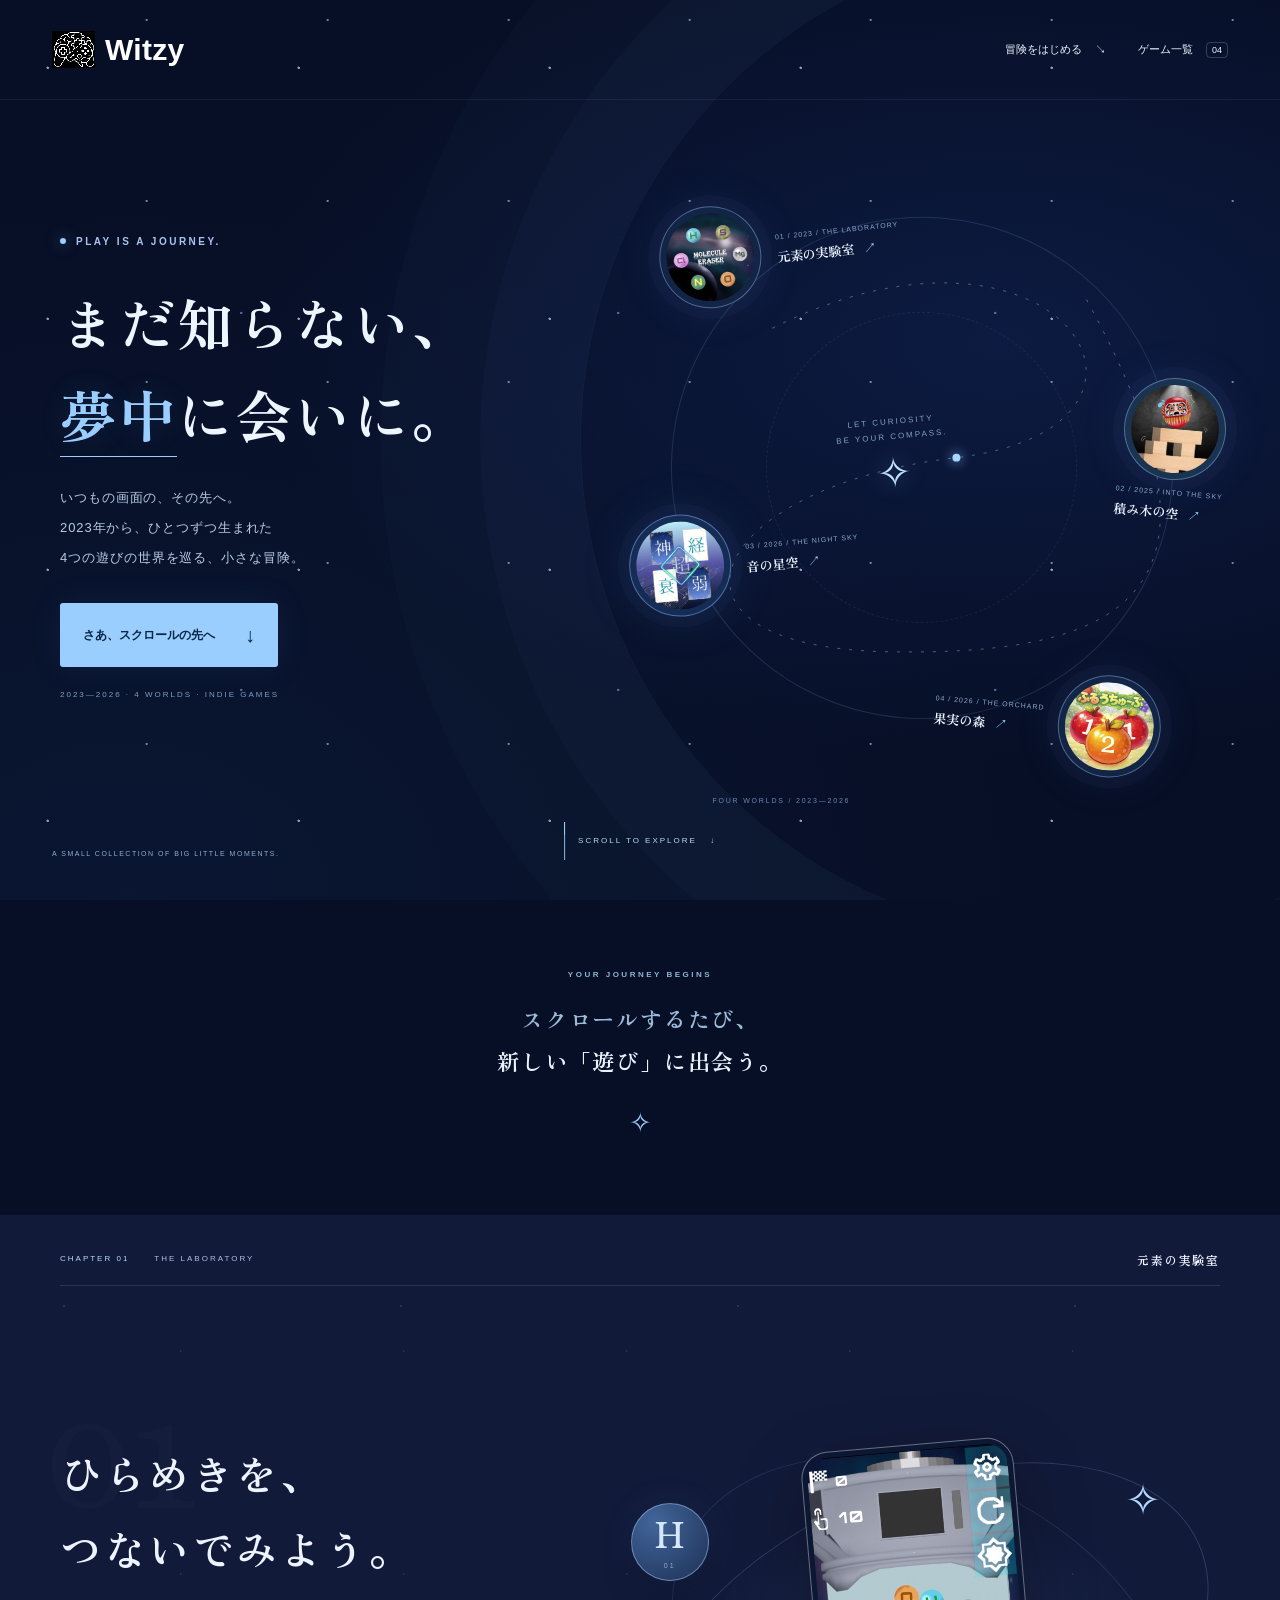
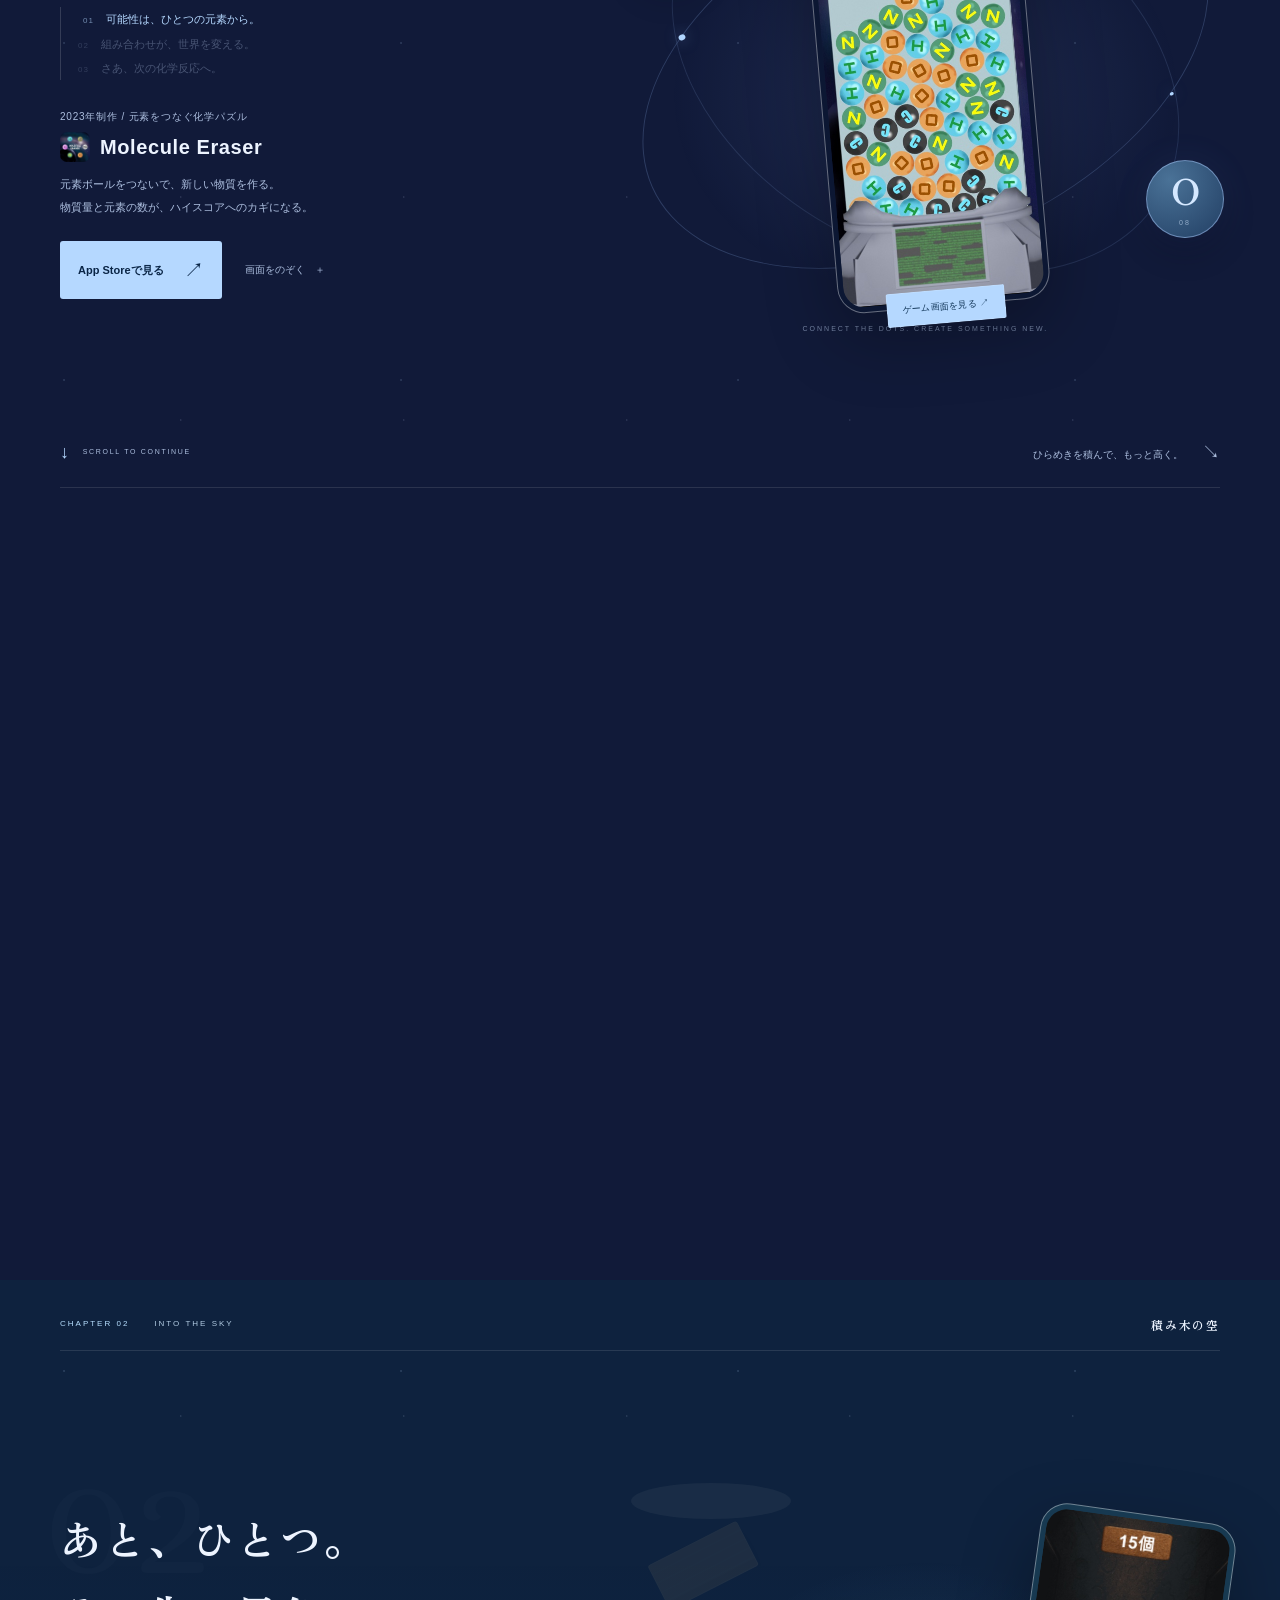
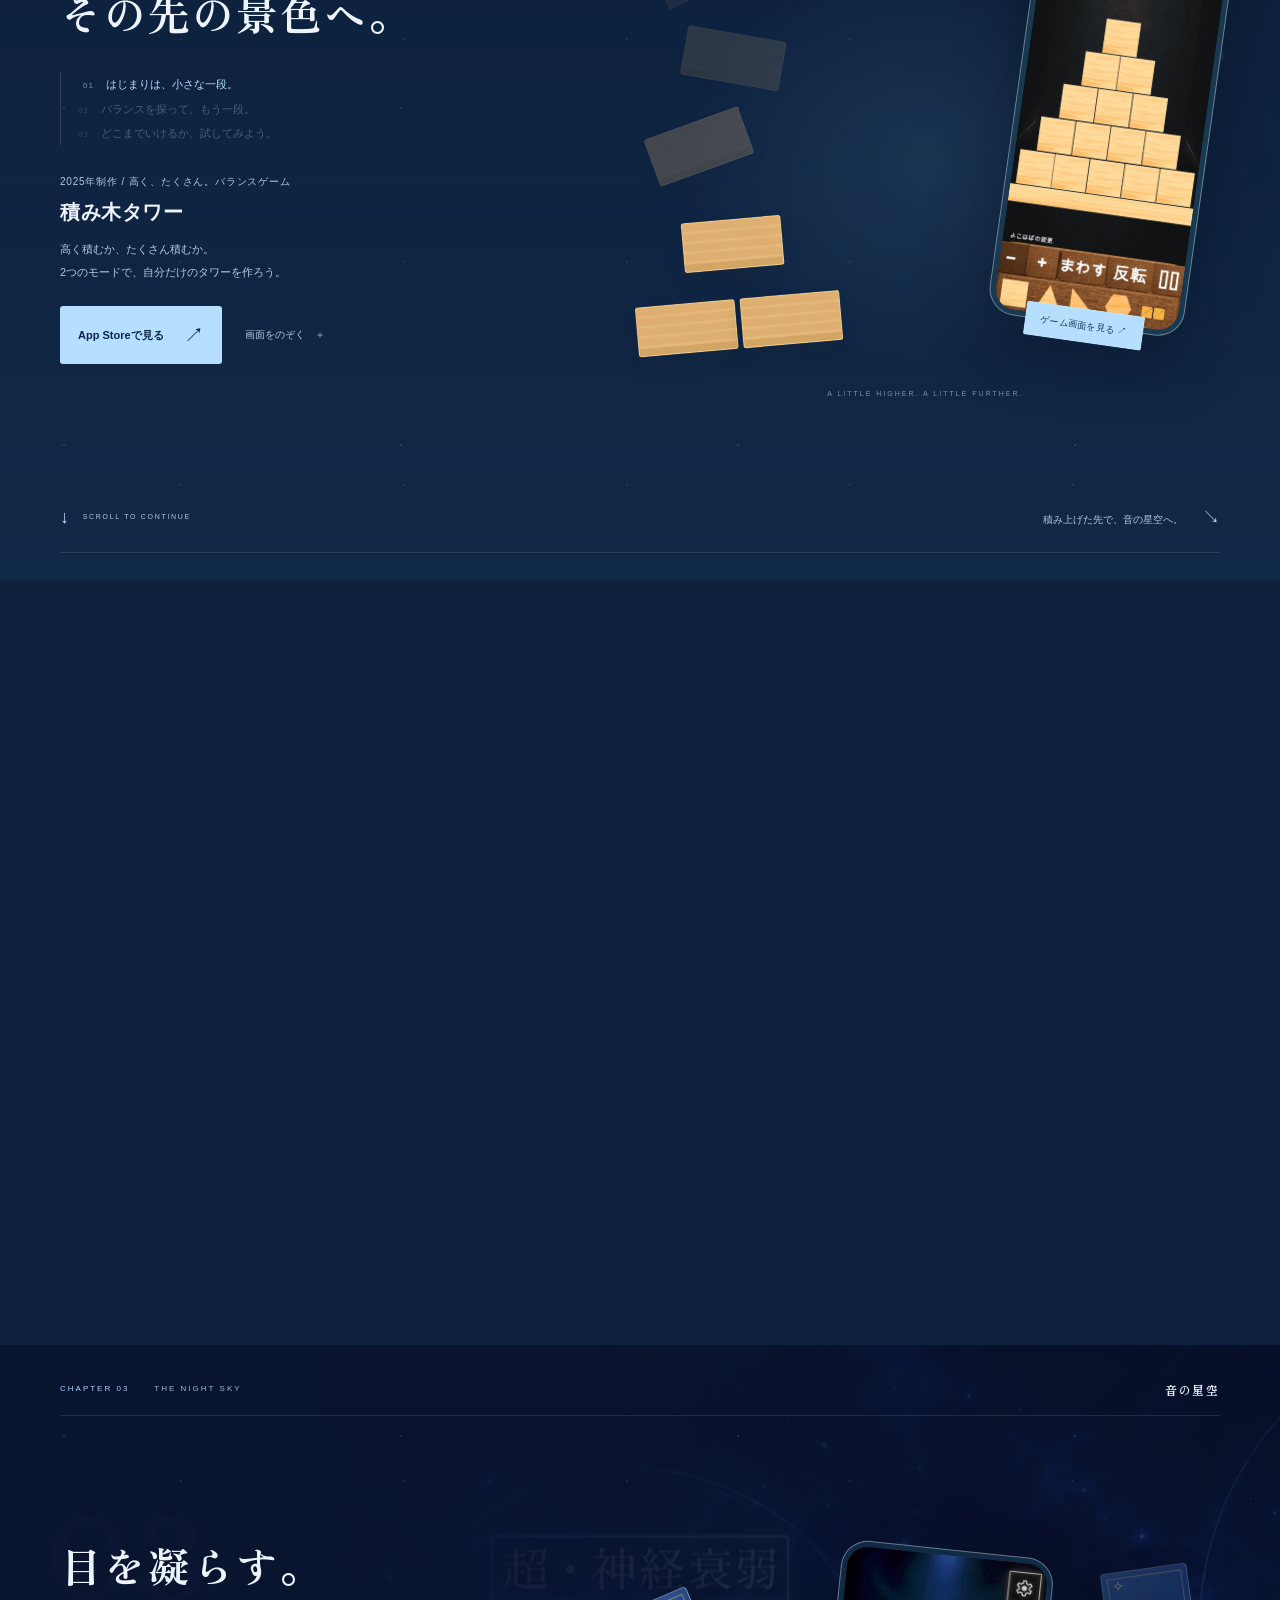
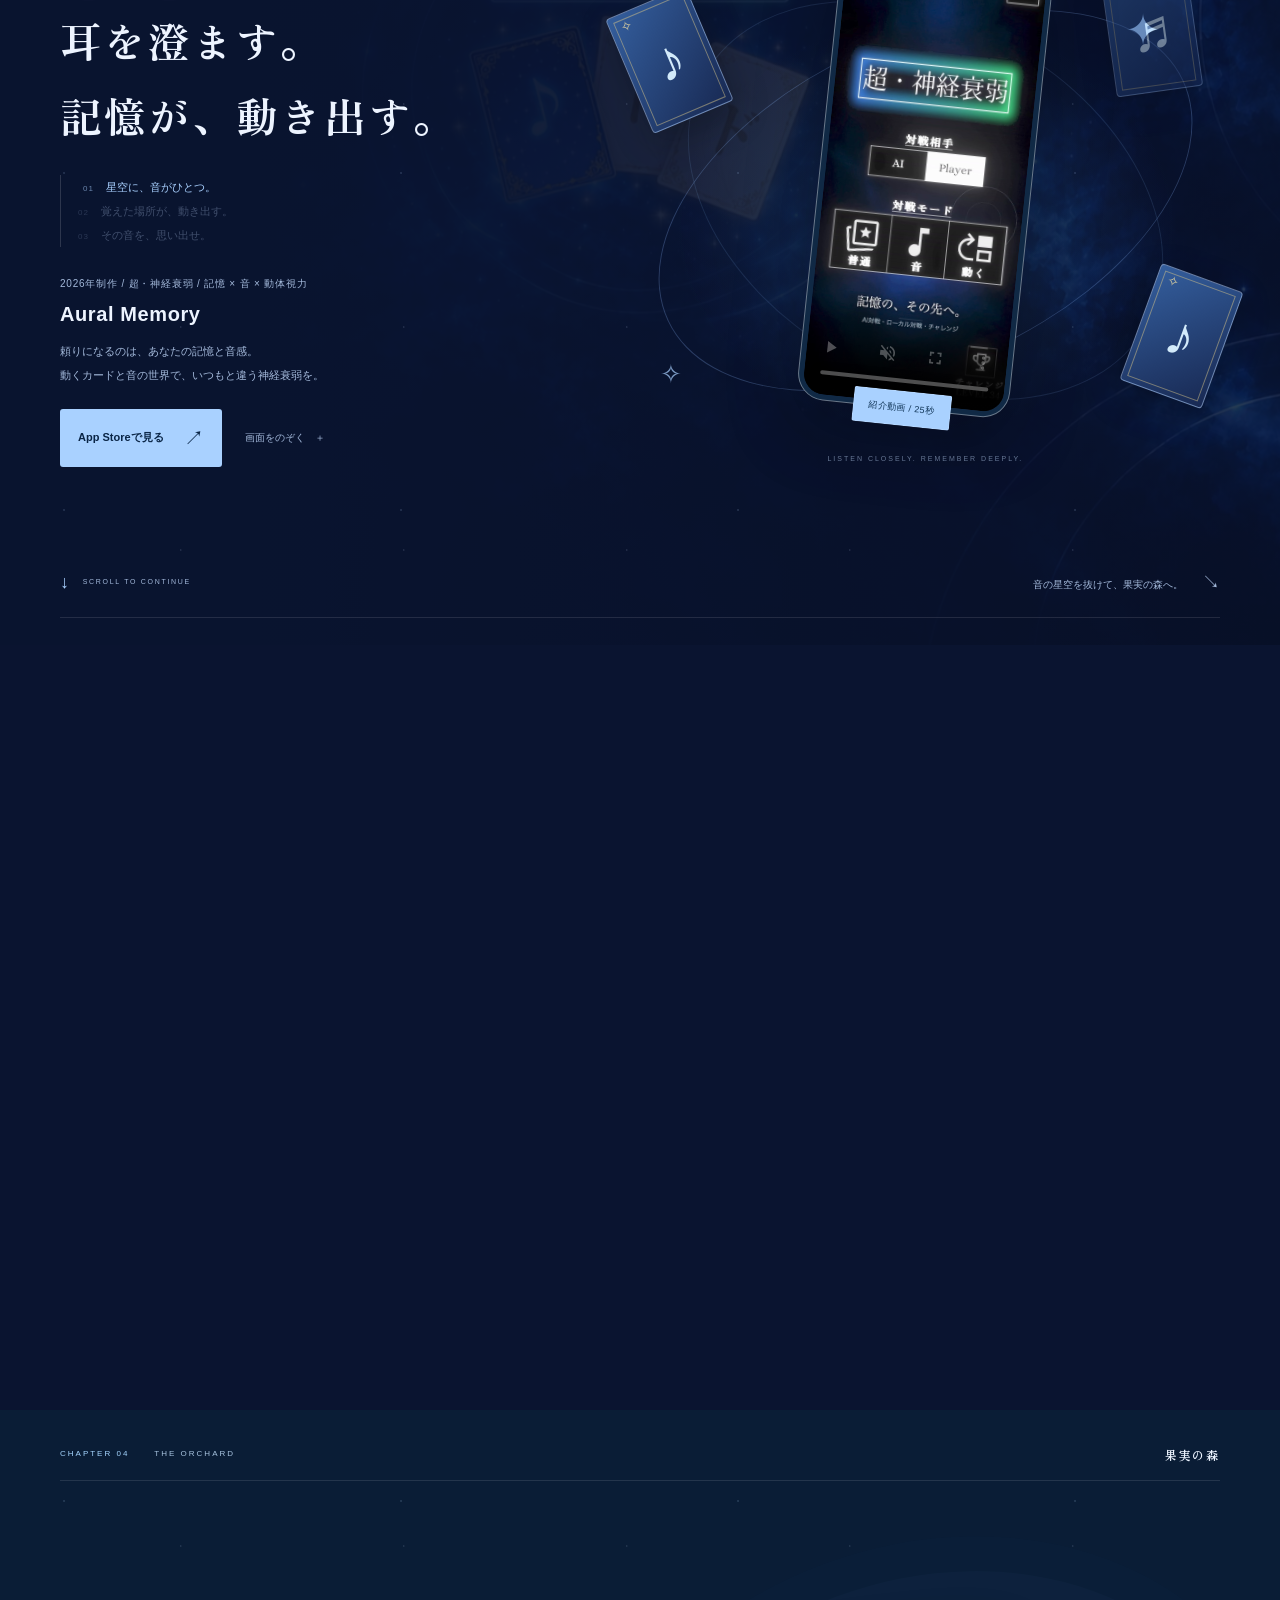
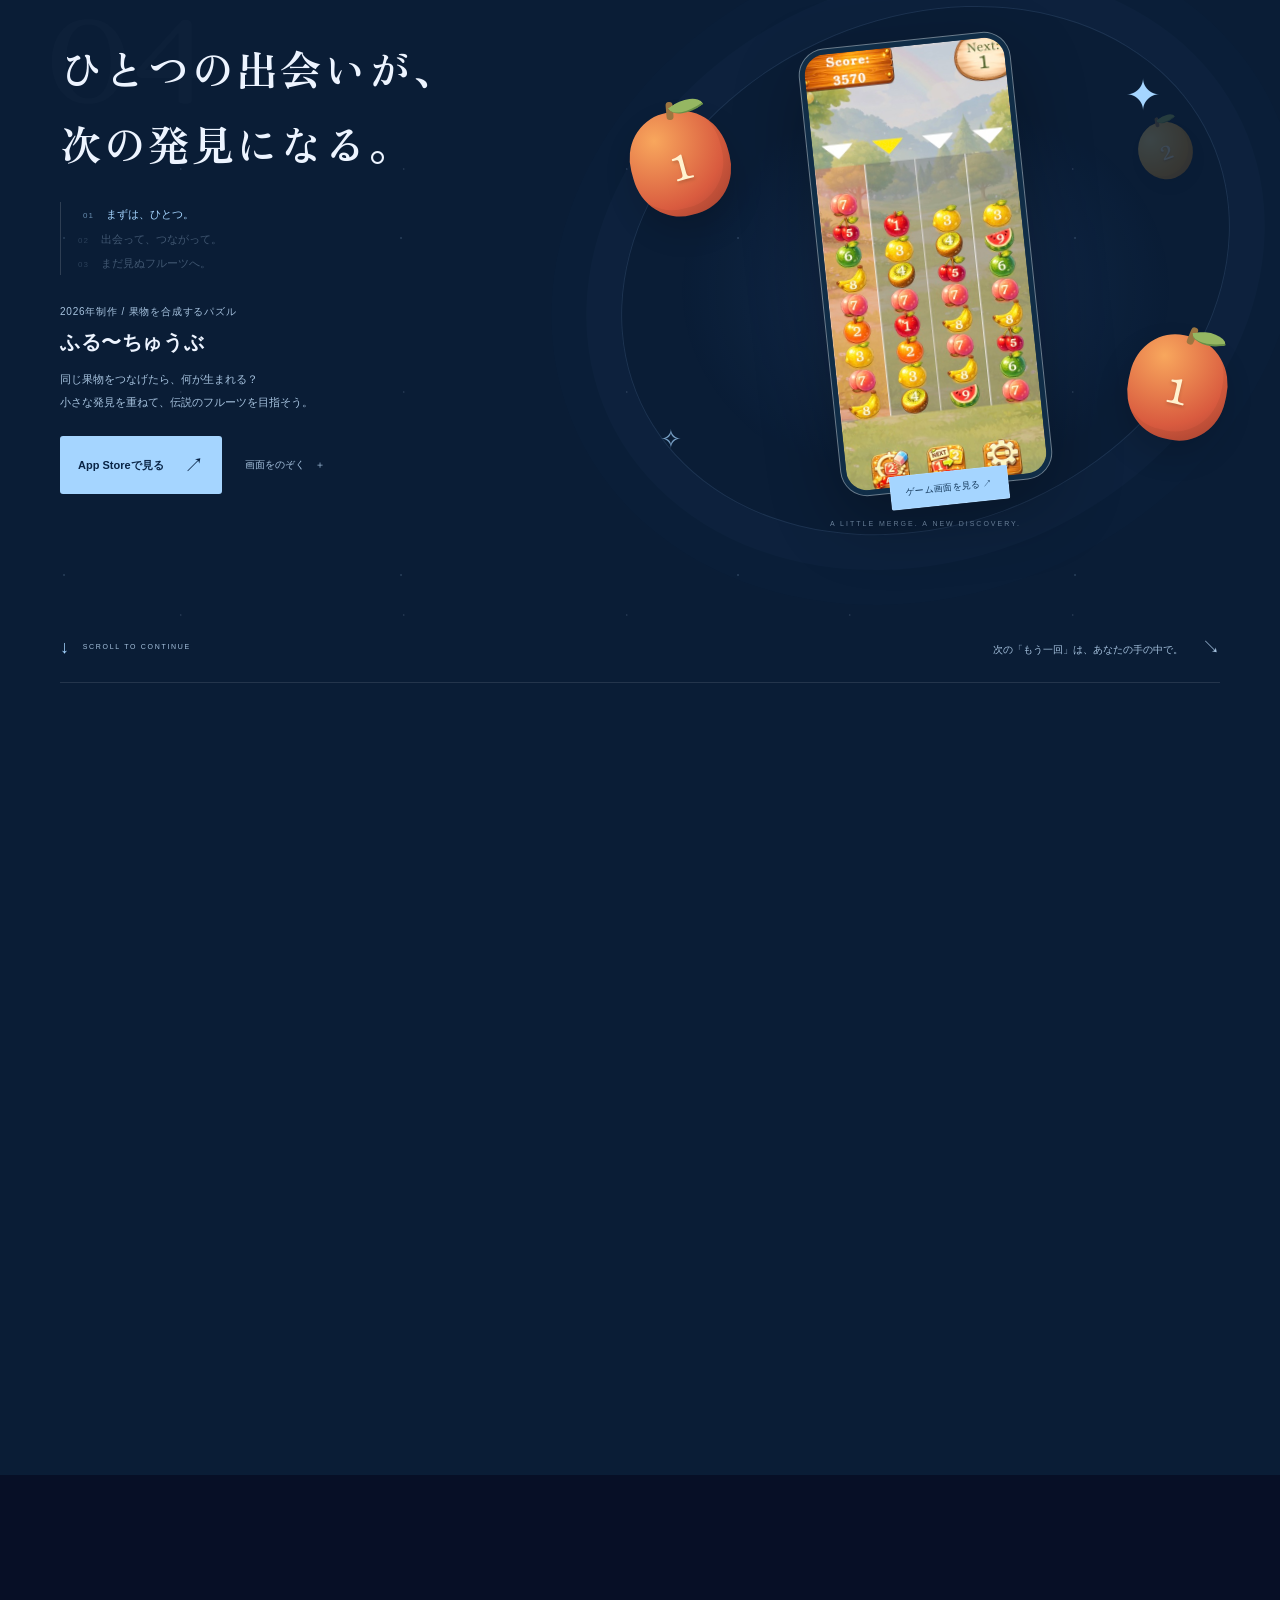
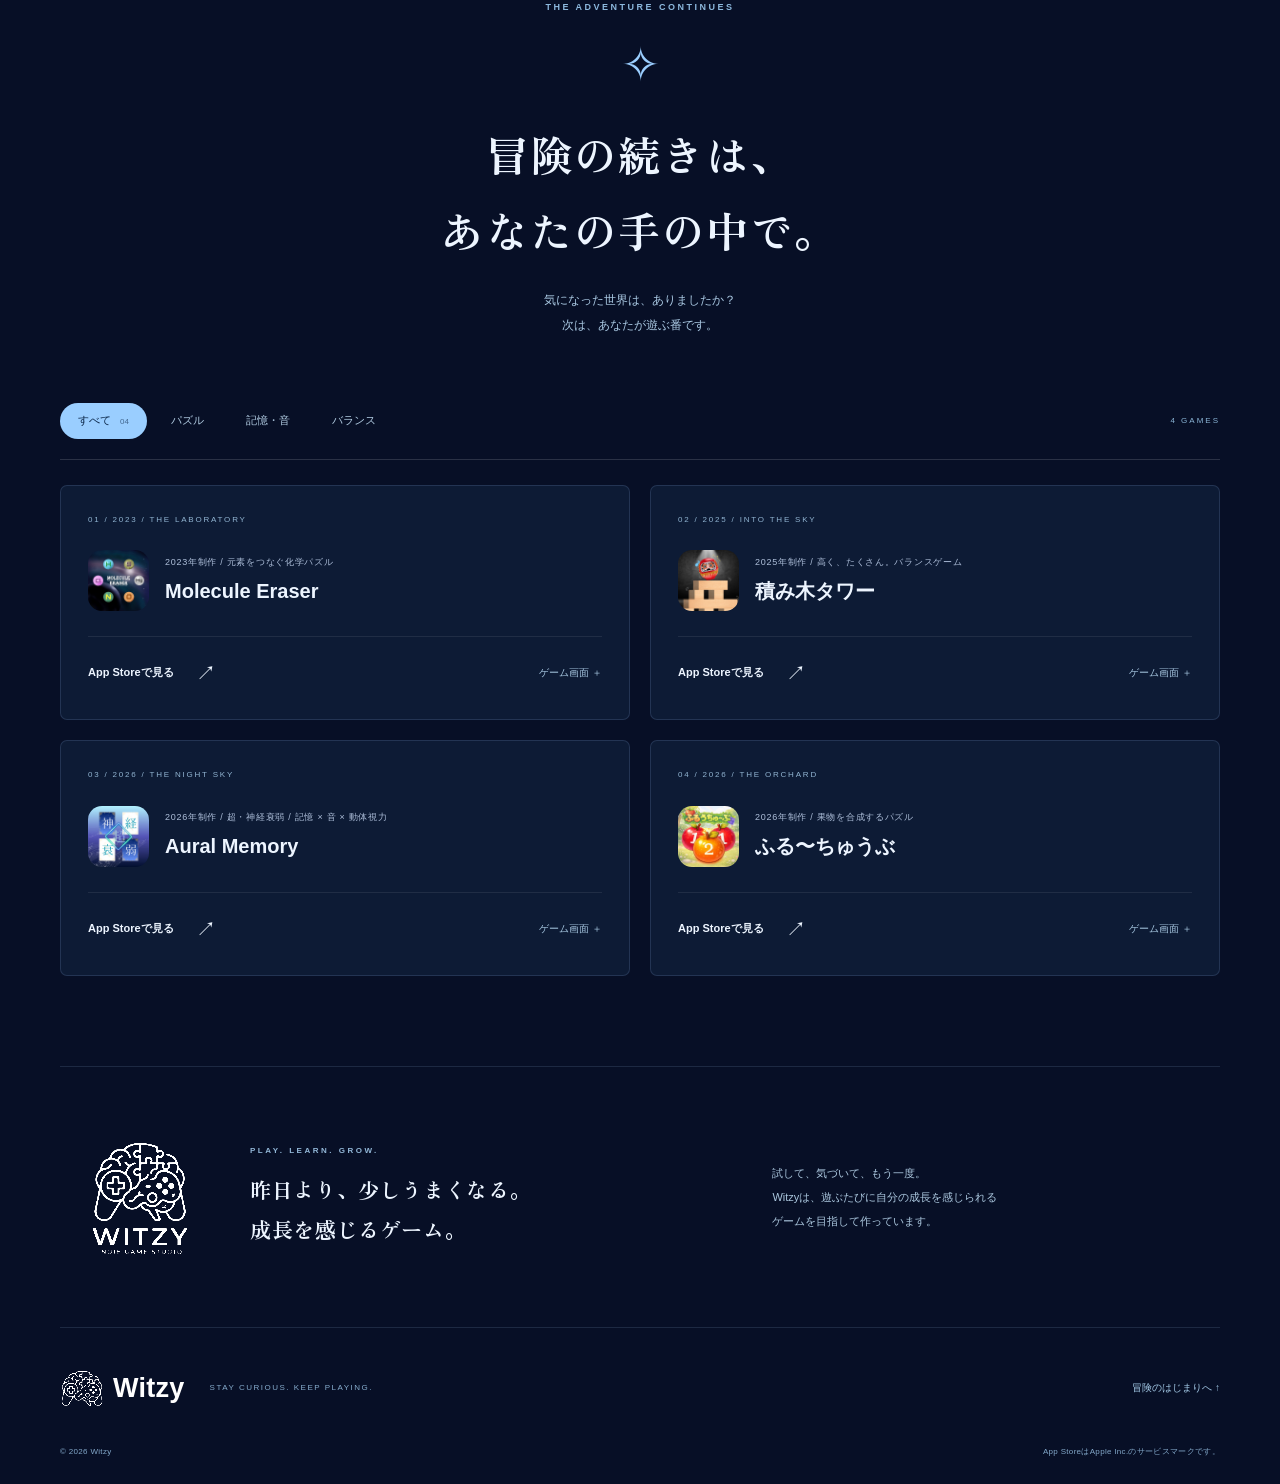
<file: index.html>
<!doctype html>
<html lang="ja">
<head>
  <meta charset="UTF-8">
  <meta name="viewport" content="width=device-width, initial-scale=1">
  <meta name="theme-color" content="#070f26">
  <meta name="description" content="ゲームブランドWitzy。スクロールの先に、4つの遊びの世界。果物、音、元素、積み木。App Storeで遊べる個人制作ゲームを巡る、小さな冒険へ。">
  <link rel="canonical" href="https://nyamcan.github.io/">
  <meta property="og:url" content="https://nyamcan.github.io/">
  <meta property="og:image" content="https://nyamcan.github.io/assets/images/witzy-brand.jpg">
  <meta property="og:image:width" content="768">
  <meta property="og:image:height" content="768">
  <meta property="og:image:alt" content="Witzy — INDIE GAME STUDIO">
  <meta property="og:locale" content="ja_JP">
  <meta property="og:type" content="website">
  <meta property="og:site_name" content="Witzy">
  <meta property="og:title" content="Witzy — まだ知らない、夢中に会いに。">
  <meta property="og:description" content="2023年のMolecule Eraserから2026年のゲームへ。制作順に4つの世界を巡る、小さな冒険がはじまります。">
  <title>Witzy — まだ知らない、夢中に会いに。</title>
  <link rel="icon" type="image/svg+xml" href="assets/favicon.svg">
  <link rel="stylesheet" href="styles.css">
  <script src="script.js" defer></script>
</head>
<body>
  <a class="skip-link" href="#main">本文へスキップ</a>
  <header class="header"><a class="wordmark" href="#top" aria-label="Witzy ホーム"><span class="brand-symbol" aria-hidden="true"><img src="assets/images/witzy-brand.jpg" alt="" width="768" height="768"></span><span>Witzy</span></a><nav aria-label="メインナビゲーション"><a href="#molecule">冒険をはじめる <span aria-hidden="true">↘</span></a><a href="#games">ゲーム一覧 <span>04</span></a></nav></header>
  <nav class="journey-nav" aria-label="冒険のチャプター" hidden><a href="#molecule" data-chapter-link="molecule"><span>01</span><i></i><b>元素の実験室</b></a><a href="#tower" data-chapter-link="tower"><span>02</span><i></i><b>積み木の空</b></a><a href="#memory" data-chapter-link="memory"><span>03</span><i></i><b>音の星空</b></a><a href="#fruit" data-chapter-link="fruit"><span>04</span><i></i><b>果実の森</b></a></nav>
  <main id="main">
    <section id="top" class="prologue" aria-labelledby="hero-title">
      <div class="starfield" aria-hidden="true"></div><div class="hero-grid" aria-hidden="true"></div>
      <div class="prologue-inner wrap"><div class="hero-copy"><p class="eyebrow"><span class="live-dot"></span> PLAY IS A JOURNEY.</p><h1 id="hero-title">まだ知らない、<br><em>夢中</em>に会いに。</h1><p class="hero-description">いつもの画面の、その先へ。<br>2023年から、ひとつずつ生まれた<br>4つの遊びの世界を巡る、小さな冒険。</p><a class="button primary" href="#molecule">さあ、スクロールの先へ <span aria-hidden="true">↓</span></a><p class="hero-note">2023—2026 · 4 WORLDS · INDIE GAMES</p></div>
      <div class="world-map" aria-label="2023年のMolecule Eraserから、2025年の積み木タワー、2026年の神経衰弱、ふる〜ちゅうぶへと続く星図"><div class="map-orbit orbit-one"></div><div class="map-orbit orbit-two"></div><svg class="map-path" viewBox="0 0 600 600" fill="none" aria-hidden="true"><path d="M150 160 C440 15 590 260 335 290 S15 480 265 485 S625 420 465 130" stroke="currentColor" stroke-dasharray="3 9"/><circle class="route-beacon" cx="335" cy="290" r="4" fill="#a6d8ff"/></svg><a class="map-world world-molecule" href="#molecule"><span class="world-globe"><img src="assets/images/molecule-icon.jpg" alt="" width="150" height="150" fetchpriority="high"></span><span><small>01 / 2023 / THE LABORATORY</small>元素の実験室 <i>↗</i></span></a><a class="map-world world-tower" href="#tower"><span class="world-globe"><img src="assets/images/tower-icon.jpg" alt="" width="150" height="150"></span><span><small>02 / 2025 / INTO THE SKY</small>積み木の空 <i>↗</i></span></a><a class="map-world world-memory" href="#memory"><span class="world-globe"><img src="assets/images/memory-icon.jpg" alt="" width="150" height="150"></span><span><small>03 / 2026 / THE NIGHT SKY</small>音の星空 <i>↗</i></span></a><a class="map-world world-fruit" href="#fruit"><span class="world-globe"><img src="assets/images/fruit-icon.jpg" alt="" width="150" height="150" fetchpriority="high"></span><span><small>04 / 2026 / THE ORCHARD</small>果実の森 <i>↗</i></span></a><span class="map-center" aria-hidden="true">LET CURIOSITY<br>BE YOUR COMPASS.<span>✧</span></span><span class="map-coordinate" aria-hidden="true">FOUR WORLDS / 2023—2026</span></div></div>
      <a class="scroll-cue" href="#molecule"><span class="scroll-line" aria-hidden="true"></span>SCROLL TO EXPLORE<span aria-hidden="true">↓</span></a><span class="prologue-corner" aria-hidden="true">A SMALL COLLECTION OF BIG LITTLE MOMENTS.</span>
    </section>
    <div class="story-opening wrap"><p class="eyebrow">YOUR JOURNEY BEGINS</p><p>スクロールするたび、<br><strong>新しい「遊び」に出会う。</strong></p><span aria-hidden="true">✧</span></div>
<section class="chapter chapter-molecule" id="molecule" data-story aria-labelledby="molecule-title"><div class="chapter-sticky"><div class="chapter-top wrap"><p><span>CHAPTER 01</span>THE LABORATORY</p><span class="place-name">元素の実験室</span></div><div class="chapter-layout wrap"><div class="chapter-copy"><span class="chapter-number" aria-hidden="true">01</span><h2 id="molecule-title">ひらめきを、<br>つないでみよう。</h2><div class="story-lines"><p class="story-line" data-line="0"><span>01</span>可能性は、ひとつの元素から。</p><p class="story-line" data-line="1"><span>02</span>組み合わせが、世界を変える。</p><p class="story-line" data-line="2"><span>03</span>さあ、次の化学反応へ。</p></div><div class="chapter-game"><p class="genre"><time datetime="2023">2023年制作</time><span aria-hidden="true"> / </span>元素をつなぐ化学パズル</p><h3 class="chapter-game-title"><img src="assets/images/molecule-icon.jpg" alt="" width="30" height="30" loading="lazy">Molecule Eraser</h3><p class="chapter-description">元素ボールをつないで、新しい物質を作る。<br>物質量と元素の数が、ハイスコアへのカギになる。</p><div class="chapter-actions"><a class="button chapter-store" href="https://apps.apple.com/jp/app/id6458982516" target="_blank" rel="noopener noreferrer" aria-label="Molecule EraserをApp Storeで見る（新しいタブ）">App Storeで見る <span aria-hidden="true">↗</span></a><button class="text-button" data-gallery="molecule" type="button">画面をのぞく <span aria-hidden="true">＋</span></button></div></div></div><div class="chapter-scene"><div class="scene-halo"></div><div class="molecule-orbit molecule-orbit-one" aria-hidden="true"></div><div class="molecule-orbit molecule-orbit-two" aria-hidden="true"></div><span class="element-satellite satellite-h" aria-hidden="true">H<small>01</small></span><span class="element-satellite satellite-o" aria-hidden="true">O<small>08</small></span><span class="scene-spark s1" aria-hidden="true">✧</span><button class="story-phone" type="button" data-gallery="molecule" aria-label="Molecule EraserのiPhoneゲーム画面を拡大"><img src="assets/images/molecule-3.jpg" alt="試験管の中のH、O、N、Cの元素ボールをつなぐMolecule EraserのiPhone画面" width="1206" height="2622" loading="lazy"><span>ゲーム画面を見る ↗</span></button><span class="scene-label">CONNECT THE DOTS. CREATE SOMETHING NEW.</span></div></div><div class="chapter-bottom wrap"><span class="chapter-scroll"><span aria-hidden="true">↓</span> SCROLL TO CONTINUE</span><a href="#tower">ひらめきを積んで、もっと高く。 <span aria-hidden="true">↘</span></a><div class="chapter-progress" aria-hidden="true"><i></i></div></div></div></section><section class="chapter chapter-tower" id="tower" data-story aria-labelledby="tower-title"><div class="chapter-sticky"><div class="chapter-top wrap"><p><span>CHAPTER 02</span>INTO THE SKY</p><span class="place-name">積み木の空</span></div><div class="chapter-layout wrap"><div class="chapter-copy"><span class="chapter-number" aria-hidden="true">02</span><h2 id="tower-title">あと、ひとつ。<br>その先の景色へ。</h2><div class="story-lines"><p class="story-line" data-line="0"><span>01</span>はじまりは、小さな一段。</p><p class="story-line" data-line="1"><span>02</span>バランスを探って、もう一段。</p><p class="story-line" data-line="2"><span>03</span>どこまでいけるか、試してみよう。</p></div><div class="chapter-game"><p class="genre"><time datetime="2025">2025年制作</time><span aria-hidden="true"> / </span>高く、たくさん。バランスゲーム</p><h3>積み木タワー</h3><p class="chapter-description">高く積むか、たくさん積むか。<br>2つのモードで、自分だけのタワーを作ろう。</p><div class="chapter-actions"><a class="button chapter-store" href="https://apps.apple.com/jp/app/id6756600013" target="_blank" rel="noopener noreferrer" aria-label="積み木タワーをApp Storeで見る（新しいタブ）">App Storeで見る <span aria-hidden="true">↗</span></a><button class="text-button" data-gallery="tower" type="button">画面をのぞく <span aria-hidden="true">＋</span></button></div></div></div><div class="chapter-scene"><div class="scene-halo"></div><span class="cloud cloud-one" aria-hidden="true"></span><span class="cloud cloud-two" aria-hidden="true"></span><div class="block-stack" aria-hidden="true"><i class="block b1"></i><i class="block b2"></i><i class="block b3"></i><i class="block b4"></i><i class="block b5"></i><i class="block b6"></i><span>ONE MORE.</span></div><button class="story-phone" type="button" data-gallery="tower" aria-label="積み木タワーのゲーム画面を拡大"><img src="assets/images/tower-play.jpg" alt="木のブロックを積み上げる積み木タワーの画面" width="416" height="900" loading="lazy"><span>ゲーム画面を見る ↗</span></button><span class="scene-label">A LITTLE HIGHER. A LITTLE FURTHER.</span></div></div><div class="chapter-bottom wrap"><span class="chapter-scroll"><span aria-hidden="true">↓</span> SCROLL TO CONTINUE</span><a href="#memory">積み上げた先で、音の星空へ。 <span aria-hidden="true">↘</span></a><div class="chapter-progress" aria-hidden="true"><i></i></div></div></div></section><section class="chapter chapter-memory" id="memory" data-story aria-labelledby="memory-title"><div class="chapter-sticky"><div class="chapter-top wrap"><p><span>CHAPTER 03</span>THE NIGHT SKY</p><span class="place-name">音の星空</span></div><div class="chapter-layout wrap"><div class="chapter-copy"><span class="chapter-number" aria-hidden="true">03</span><h2 id="memory-title">目を凝らす。<br>耳を澄ます。<br>記憶が、動き出す。</h2><div class="story-lines"><p class="story-line" data-line="0"><span>01</span>星空に、音がひとつ。</p><p class="story-line" data-line="1"><span>02</span>覚えた場所が、動き出す。</p><p class="story-line" data-line="2"><span>03</span>その音を、思い出せ。</p></div><div class="chapter-game"><p class="genre"><time datetime="2026">2026年制作</time><span aria-hidden="true"> / </span>超・神経衰弱 / 記憶 × 音 × 動体視力</p><h3>Aural Memory</h3><p class="chapter-description">頼りになるのは、あなたの記憶と音感。<br>動くカードと音の世界で、いつもと違う神経衰弱を。</p><div class="chapter-actions"><a class="button chapter-store" href="https://apps.apple.com/jp/app/id6757111228" target="_blank" rel="noopener noreferrer" aria-label="Aural MemoryをApp Storeで見る（新しいタブ）">App Storeで見る <span aria-hidden="true">↗</span></a><button class="text-button" data-gallery="memory" type="button">画面をのぞく <span aria-hidden="true">＋</span></button></div></div></div><div class="chapter-scene"><div class="scene-halo"></div><div class="sound-orbit sound-orbit-one" aria-hidden="true"></div><div class="sound-orbit sound-orbit-two" aria-hidden="true"></div><span class="sound-card sound-card-one" aria-hidden="true">♪<i>✧</i></span><span class="sound-card sound-card-two" aria-hidden="true">♪<i>✧</i></span><span class="sound-card sound-card-three" aria-hidden="true">♬<i>✧</i></span><span class="scene-spark s1" aria-hidden="true">✦</span><span class="scene-spark s2" aria-hidden="true">✧</span><div class="story-phone story-video-shell"><video id="memory-story-video" class="story-video" muted playsinline loop controls preload="none" poster="assets/images/memory-video-poster.jpg" aria-label="Aural Memoryの紹介動画。第3章に入ると無音で再生します。音声と一時停止は動画の操作ボタンで切り替えられます。"><source src="assets/videos/memory-preview.mp4" type="video/mp4"></video><button id="memory-video-play" class="video-play-fallback" type="button" aria-label="Aural Memoryの紹介動画を再生する" hidden>紹介動画を再生 <span aria-hidden="true">▷</span></button><span>紹介動画 / 25秒</span></div><span class="scene-label">LISTEN CLOSELY. REMEMBER DEEPLY.</span></div></div><div class="chapter-bottom wrap"><span class="chapter-scroll"><span aria-hidden="true">↓</span> SCROLL TO CONTINUE</span><a href="#fruit">音の星空を抜けて、果実の森へ。 <span aria-hidden="true">↘</span></a><div class="chapter-progress" aria-hidden="true"><i></i></div></div></div></section><section class="chapter chapter-fruit" id="fruit" data-story aria-labelledby="fruit-title"><div class="chapter-sticky"><div class="chapter-top wrap"><p><span>CHAPTER 04</span>THE ORCHARD</p><span class="place-name">果実の森</span></div><div class="chapter-layout wrap"><div class="chapter-copy"><span class="chapter-number" aria-hidden="true">04</span><h2 id="fruit-title">ひとつの出会いが、<br>次の発見になる。</h2><div class="story-lines"><p class="story-line" data-line="0"><span>01</span>まずは、ひとつ。</p><p class="story-line" data-line="1"><span>02</span>出会って、つながって。</p><p class="story-line" data-line="2"><span>03</span>まだ見ぬフルーツへ。</p></div><div class="chapter-game"><p class="genre"><time datetime="2026">2026年制作</time><span aria-hidden="true"> / </span>果物を合成するパズル</p><h3>ふる〜ちゅうぶ</h3><p class="chapter-description">同じ果物をつなげたら、何が生まれる？<br>小さな発見を重ねて、伝説のフルーツを目指そう。</p><div class="chapter-actions"><a class="button chapter-store" href="https://apps.apple.com/jp/app/id6758034995" target="_blank" rel="noopener noreferrer" aria-label="ふる〜ちゅうぶをApp Storeで見る（新しいタブ）">App Storeで見る <span aria-hidden="true">↗</span></a><button class="text-button" data-gallery="fruit" type="button">画面をのぞく <span aria-hidden="true">＋</span></button></div></div></div><div class="chapter-scene"><div class="scene-halo"></div><div class="orchard-rings" aria-hidden="true"></div><div class="fruit-piece apple-one" aria-hidden="true"><i></i><b>1</b></div><div class="fruit-piece apple-two" aria-hidden="true"><i></i><b>1</b></div><div class="fruit-piece orange" aria-hidden="true"><i></i><b>2</b></div><span class="scene-spark s1" aria-hidden="true">✦</span><span class="scene-spark s2" aria-hidden="true">✧</span><button class="story-phone" type="button" data-gallery="fruit" aria-label="ふる〜ちゅうぶのゲーム画面を拡大"><img src="assets/images/fruit-play.jpg" alt="果物を合成して遊ぶふる〜ちゅうぶのゲーム画面" width="416" height="900" loading="lazy"><span>ゲーム画面を見る ↗</span></button><span class="scene-label">A LITTLE MERGE. A NEW DISCOVERY.</span></div></div><div class="chapter-bottom wrap"><span class="chapter-scroll"><span aria-hidden="true">↓</span> SCROLL TO CONTINUE</span><a href="#games">次の「もう一回」は、あなたの手の中で。 <span aria-hidden="true">↘</span></a><div class="chapter-progress" aria-hidden="true"><i></i></div></div></div></section>
    <section id="games" class="games wrap" aria-labelledby="games-title"><div class="collection-intro"><p class="eyebrow">THE ADVENTURE CONTINUES</p><span class="ending-star" aria-hidden="true">✧</span><h2 id="games-title">冒険の続きは、<br>あなたの手の中で。</h2><p>気になった世界は、ありましたか？<br>次は、あなたが遊ぶ番です。</p></div><div class="filter-bar"><div class="filters" role="group" aria-label="ゲームのジャンルで絞り込む"><button class="filter active" data-filter="all" type="button" aria-pressed="true">すべて <span>04</span></button><button class="filter" data-filter="puzzle" type="button" aria-pressed="false">パズル</button><button class="filter" data-filter="memory" type="button" aria-pressed="false">記憶・音</button><button class="filter" data-filter="balance" type="button" aria-pressed="false">バランス</button></div><span id="result-count" aria-live="polite">4 GAMES</span></div><div class="game-grid">
<article class="game-card game-molecule" data-category="puzzle"><span class="card-index">01 / 2023 / THE LABORATORY</span><div class="game-title-row"><img src="assets/images/molecule-icon.jpg" alt="" width="72" height="72" loading="lazy"><div><p class="genre"><time datetime="2023">2023年制作</time><span aria-hidden="true"> / </span>元素をつなぐ化学パズル</p><h3>Molecule Eraser</h3></div></div><div class="card-actions"><a class="store-link" href="https://apps.apple.com/jp/app/id6458982516" target="_blank" rel="noopener noreferrer" aria-label="Molecule EraserをApp Storeで見る（新しいタブ）">App Storeで見る <span aria-hidden="true">↗</span></a><button class="text-button" data-gallery="molecule" type="button">ゲーム画面 ＋</button></div></article><article class="game-card game-tower" data-category="balance"><span class="card-index">02 / 2025 / INTO THE SKY</span><div class="game-title-row"><img src="assets/images/tower-icon.jpg" width="72" height="72" alt="" loading="lazy"><div><p class="genre"><time datetime="2025">2025年制作</time><span aria-hidden="true"> / </span>高く、たくさん。バランスゲーム</p><h3>積み木タワー</h3></div></div><div class="card-actions"><a class="store-link" href="https://apps.apple.com/jp/app/id6756600013" target="_blank" rel="noopener noreferrer" aria-label="積み木タワーをApp Storeで見る（新しいタブ）">App Storeで見る <span aria-hidden="true">↗</span></a><button type="button" class="text-button" data-gallery="tower">ゲーム画面 ＋</button></div></article><article class="game-card game-memory" data-category="memory"><span class="card-index">03 / 2026 / THE NIGHT SKY</span><div class="game-title-row"><img src="assets/images/memory-icon.jpg" width="72" height="72" alt="" loading="lazy"><div><p class="genre"><time datetime="2026">2026年制作</time><span aria-hidden="true"> / </span>超・神経衰弱 / 記憶 × 音 × 動体視力</p><h3>Aural Memory</h3></div></div><div class="card-actions"><a class="store-link" href="https://apps.apple.com/jp/app/id6757111228" target="_blank" rel="noopener noreferrer" aria-label="Aural MemoryをApp Storeで見る（新しいタブ）">App Storeで見る <span aria-hidden="true">↗</span></a><button type="button" class="text-button" data-gallery="memory">ゲーム画面 ＋</button></div></article><article class="game-card game-fruit" data-category="puzzle"><span class="card-index">04 / 2026 / THE ORCHARD</span><div class="game-title-row"><img src="assets/images/fruit-icon.jpg" width="72" height="72" alt="" loading="lazy"><div><p class="genre"><time datetime="2026">2026年制作</time><span aria-hidden="true"> / </span>果物を合成するパズル</p><h3>ふる〜ちゅうぶ</h3></div></div><div class="card-actions"><a class="store-link" href="https://apps.apple.com/jp/app/id6758034995" target="_blank" rel="noopener noreferrer" aria-label="ふる〜ちゅうぶをApp Storeで見る（新しいタブ）">App Storeで見る <span aria-hidden="true">↗</span></a><button type="button" class="text-button" data-gallery="fruit">ゲーム画面 ＋</button></div></article></div></section>
    <section id="about" class="about wrap"><img class="brand-lockup" src="assets/images/witzy-brand.jpg" alt="WITZY — INDIE GAME STUDIO" width="768" height="768" loading="lazy"><div><p class="eyebrow">PLAY. LEARN. GROW.</p><h2>昨日より、少しうまくなる。<br>成長を感じるゲーム。</h2></div><p>試して、気づいて、もう一度。<br>Witzyは、遊ぶたびに自分の成長を感じられる<br>ゲームを目指して作っています。</p></section>
  </main>
  <footer class="footer wrap"><a class="wordmark" href="#top" aria-label="Witzy ホーム"><span class="brand-symbol" aria-hidden="true"><img src="assets/images/witzy-brand.jpg" alt="" width="768" height="768" loading="lazy"></span><span>Witzy</span></a><p>STAY CURIOUS. KEEP PLAYING.</p><a href="#top" class="back-top">冒険のはじまりへ ↑</a><div class="footer-bottom"><span>© <span id="year">2026</span> Witzy</span><span>App StoreはApple Inc.のサービスマークです。</span></div></footer>
  <dialog class="gallery-dialog" id="gallery-dialog" aria-labelledby="gallery-title"><div class="dialog-top"><div><p class="eyebrow">A CLOSER LOOK</p><h2 id="gallery-title"></h2></div><button class="close-dialog" type="button" aria-label="ゲーム画面を閉じる">×</button></div><div class="gallery-layout"><button class="gallery-arrow" id="gallery-prev" type="button" aria-label="前の画像">←</button><figure><img id="gallery-image" src="assets/images/fruit-title.jpg" alt=""><figcaption id="gallery-caption"></figcaption></figure><button class="gallery-arrow" id="gallery-next" type="button" aria-label="次の画像">→</button></div><div class="gallery-bottom"><span id="gallery-counter" aria-live="polite"></span><a id="gallery-store" class="store-link" href="https://apps.apple.com/jp/app/id6758034995" target="_blank" rel="noopener noreferrer">App Storeで見る <span aria-hidden="true">↗</span></a></div><details id="video-details" hidden><summary>紹介動画を見る <span aria-hidden="true">▷</span></summary><video controls playsinline preload="none" poster="assets/images/memory-cover.jpg" aria-label="Aural Memoryの紹介動画"><source src="assets/videos/memory-preview.mp4" type="video/mp4"></video></details></dialog>
</body>
</html>
</file>
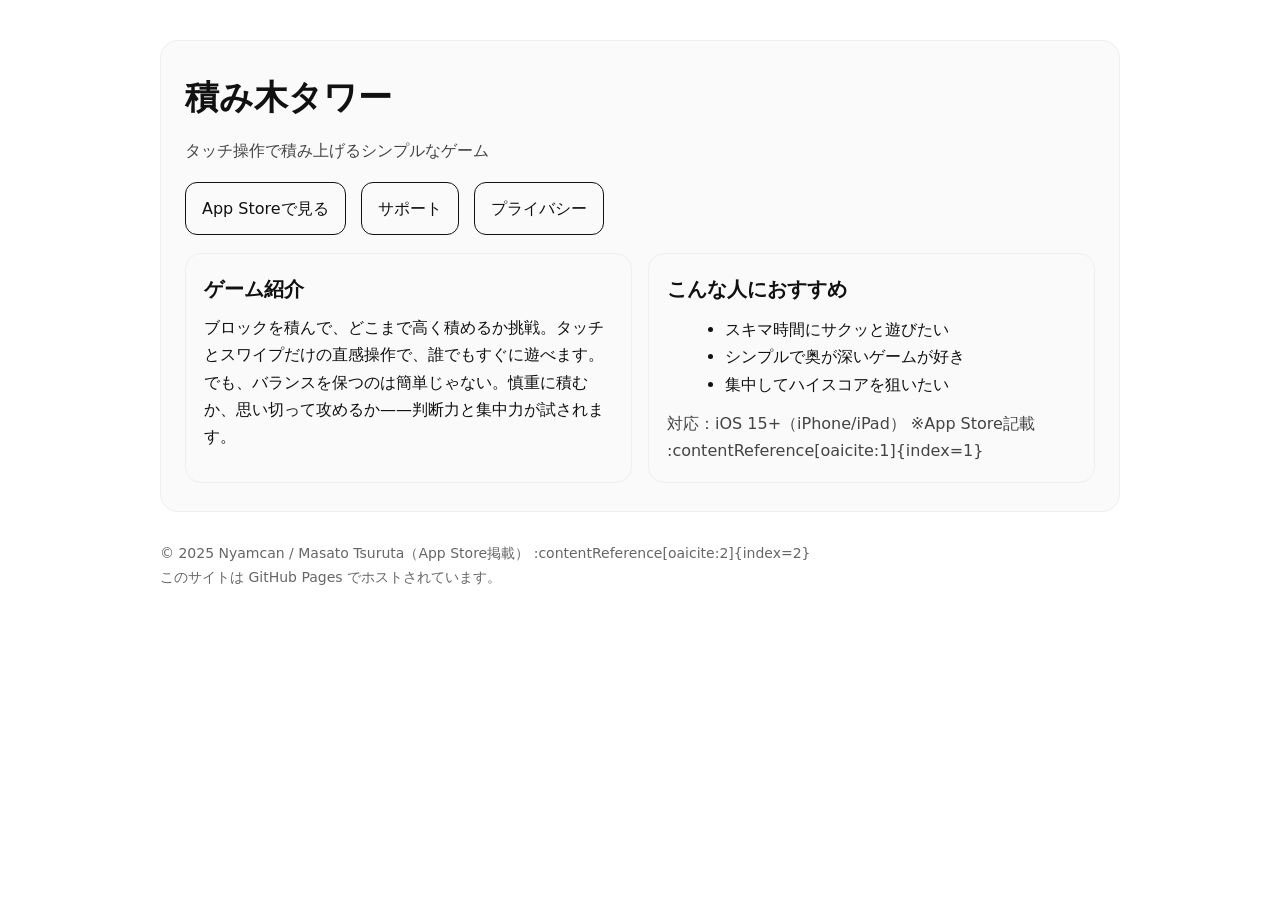
<file: Tsumiki.html>
<!doctype html>
<html lang="ja">
<head>
  <meta charset="utf-8" />
  <meta name="viewport" content="width=device-width,initial-scale=1" />
  <title>積み木タワー｜タッチ操作で積み上げるシンプルなゲーム</title>
  <meta name="description" content="ブロックを積んで、どこまで高く積めるか挑戦。タッチ&スワイプの簡単操作。スキマ時間に遊べるカジュアルゲーム。" />
  <meta property="og:title" content="積み木タワー" />
  <meta property="og:description" content="タッチ操作で積み上げるシンプルなゲーム" />
  <meta property="og:type" content="website" />
  <style>
    body{font-family:system-ui,-apple-system,BlinkMacSystemFont,"Segoe UI",Roboto,"Hiragino Kaku Gothic ProN","Noto Sans JP",sans-serif;margin:0;line-height:1.7;color:#111;background:#fff}
    .wrap{max-width:960px;margin:0 auto;padding:40px 20px}
    .hero{padding:28px 24px;border:1px solid #eee;border-radius:18px;background:#fafafa}
    .btn{display:inline-block;padding:12px 16px;border-radius:12px;border:1px solid #111;text-decoration:none;color:#111}
    .btn + .btn{margin-left:10px}
    h1{margin:0 0 10px;font-size:34px}
    .sub{margin:0 0 18px;color:#444}
    .grid{display:grid;grid-template-columns:1fr;gap:16px;margin-top:18px}
    @media(min-width:760px){.grid{grid-template-columns:1fr 1fr}}
    .card{border:1px solid #eee;border-radius:16px;padding:18px}
    footer{margin-top:30px;color:#666;font-size:14px}
    ul{margin:10px 0 0 18px}
    code{background:#f4f4f4;padding:2px 6px;border-radius:6px}
  </style>
</head>
<body>
  <div class="wrap">
    <section class="hero">
      <h1>積み木タワー</h1>
      <p class="sub">タッチ操作で積み上げるシンプルなゲーム</p>

      <a class="btn" href="https://apps.apple.com/jp/app/%E7%A9%8D%E3%81%BF%E6%9C%A8%E3%82%BF%E3%83%AF%E3%83%BC/id6756600013">App Storeで見る</a>
      <a class="btn" href="https://x.com/Nyamcan000">サポート</a>
      <a class="btn" href="https://fast-coriander-2fb.notion.site/2cb44df76025805d9282f9c84d929e7e">プライバシー</a>

      <div class="grid">
        <div class="card">
          <h2 style="margin:0 0 8px;font-size:20px;">ゲーム紹介</h2>
          <p style="margin:0;">
            ブロックを積んで、どこまで高く積めるか挑戦。タッチとスワイプだけの直感操作で、誰でもすぐに遊べます。
            でも、バランスを保つのは簡単じゃない。慎重に積むか、思い切って攻めるか——判断力と集中力が試されます。
          </p>
        </div>

        <div class="card">
          <h2 style="margin:0 0 8px;font-size:20px;">こんな人におすすめ</h2>
          <ul>
            <li>スキマ時間にサクッと遊びたい</li>
            <li>シンプルで奥が深いゲームが好き</li>
            <li>集中してハイスコアを狙いたい</li>
          </ul>
          <p style="margin:12px 0 0;color:#444;">
            対応：iOS 15+（iPhone/iPad） ※App Store記載 :contentReference[oaicite:1]{index=1}
          </p>
        </div>
      </div>
    </section>

    <footer>
      <div>© 2025 Nyamcan / Masato Tsuruta（App Store掲載） :contentReference[oaicite:2]{index=2}</div>
      <div>このサイトは GitHub Pages でホストされています。</div>
    </footer>
  </div>
</body>
</html>
</file>
<file: styles.css>
@font-face{font-family:Alice;src:url('Fonts/Alice-Regular.ttf') format('truetype');font-display:swap}
@font-face{font-family:Zen;src:url('Fonts/ZenOldMincho-Bold.ttf') format('truetype');font-weight:700;font-display:swap}
:root{--ink:#edf5ff;--muted:#b3c9df;--night:#070f26;--sky:#a6d8ff;--line:#ffffff24;--serif:Zen,'Yu Mincho','Hiragino Mincho ProN',serif;--sans:-apple-system,BlinkMacSystemFont,'Hiragino Kaku Gothic ProN','Yu Gothic',Meiryo,sans-serif;color-scheme:dark}
*{box-sizing:border-box}html{scroll-behavior:smooth;scroll-padding-top:0}body{margin:0;background:var(--night);color:var(--ink);font:14px/1.8 var(--sans);-webkit-font-smoothing:antialiased}body.modal-open{overflow:hidden}h1,h2,h3,p,figure{margin:0}a{color:inherit;text-decoration:none}button{font:inherit;color:inherit;border:0;cursor:pointer}a,button{touch-action:manipulation;-webkit-tap-highlight-color:transparent}button:focus-visible,a:focus-visible,summary:focus-visible{outline:2px solid #a6d8ff;outline-offset:6px}img{display:block;max-width:100%}::selection{color:#070f26;background:#c1e4ff}[hidden]{display:none!important}.wrap{width:min(1180px,calc(100% - 120px));margin-inline:auto}.eyebrow{font-size:10px;font-weight:600;letter-spacing:2.5px;line-height:1.7}.skip-link{position:fixed;top:-100px;left:15px;background:var(--sky);color:var(--night);z-index:100;padding:12px}.skip-link:focus{top:15px}.header{position:absolute;left:0;top:0;width:100%;z-index:10;height:100px;padding-inline:52px;display:flex;align-items:center;justify-content:space-between;border-bottom:1px solid #ffffff10}.wordmark{display:inline-flex;align-items:center;gap:10px;color:#fff;font:700 30px/1 var(--sans);letter-spacing:.01em;flex-shrink:0}.brand-symbol{position:relative;display:block;width:43px;height:37px;overflow:hidden;flex-shrink:0}.brand-symbol img{position:absolute;width:72px;height:72px;max-width:none;left:-14px;top:-11px}.brand-symbol img,.brand-lockup{filter:grayscale(1) contrast(6) invert(1);mix-blend-mode:screen}.header nav{display:flex;gap:32px;align-items:center;font-size:11px}.header nav a{padding:10px 0}.header nav a:hover{color:var(--sky)}.header nav a span{margin-left:10px}.header nav a:last-child span{padding:2px 5px;border:1px solid #ffffff30;font-size:9px;border-radius:4px}.button{display:inline-flex;align-items:center;justify-content:space-between;gap:30px;padding:15px 23px;border-radius:3px;font-size:12px;font-weight:600;line-height:1.7;transition:transform .2s,background .2s}.button>span{font-size:20px;font-weight:400}.button:hover{transform:translateY(-3px)}.primary{background:var(--sky);color:#0a2546;margin-top:30px}.primary:hover{background:#c5e8ff}.text-button{background:none;padding:10px 0;font-size:11px}.text-button:hover{color:var(--accent,var(--sky))}.text-button span{margin-left:8px}.genre{font-size:10px;letter-spacing:.08em;color:var(--soft,var(--muted))}
/* A blue star map opens the journey. */
.prologue{position:relative;isolation:isolate;min-height:850px;min-height:100svh;display:flex;align-items:center;padding:155px 0 120px;background:#070f26;overflow:clip}.prologue-inner{display:grid;grid-template-columns:1fr 1.1fr;gap:20px;align-items:center}.hero-copy{position:relative;z-index:2}.hero-copy .eyebrow{color:#d3e5f3;display:flex;gap:10px;align-items:center}.live-dot{width:6px;height:6px;background:var(--sky);border-radius:50%;box-shadow:0 0 14px #91cdff80}.hero-copy h1{font:700 clamp(40px,4.4vw,64px)/1.65 var(--serif);letter-spacing:.045em;margin:26px 0 22px;white-space:nowrap}.hero-copy h1 em{font-style:normal;color:var(--sky);position:relative}.hero-copy h1 em:after{content:'';position:absolute;left:0;bottom:-3px;width:100%;height:1px;background:var(--sky)}.hero-description{font-size:13px;line-height:2.3;color:#c0d5e8;letter-spacing:.07em}.hero-note{margin-top:21px;font-size:8px;letter-spacing:2px;color:#9ebcda}.scroll-cue{position:absolute;bottom:40px;left:50%;transform:translateX(-50%);display:flex;align-items:center;gap:13px;font-size:8px;letter-spacing:2px;color:#bad9f1}.scroll-line{width:1px;height:38px;background:#8bb8df;position:relative;overflow:hidden}.scroll-line:after{content:'';position:absolute;width:1px;height:13px;background:var(--sky);top:0;animation:scroll-dot 2.5s infinite}.prologue-corner{position:absolute;bottom:39px;left:52px;color:#8cafd0;font-size:7px;letter-spacing:1.5px}.story-opening{min-height:315px;display:flex;flex-direction:column;align-items:center;justify-content:center;text-align:center;gap:17px}.story-opening .eyebrow{font-size:8px;color:#8fb5d5}.story-opening>p:nth-child(2){font:700 22px/1.9 var(--serif);letter-spacing:.08em;color:#9bbbd8}.story-opening strong{color:#e8f3ff;font-weight:700}.story-opening>span{color:var(--sky);font-size:27px}.journey-nav{position:fixed;right:18px;top:50%;transform:translateY(-50%);z-index:8;display:flex;flex-direction:column;gap:20px;padding:18px 9px;background:#071129d9;border:1px solid #ffffff14;border-radius:24px;backdrop-filter:blur(10px)}.journey-nav a{display:flex;align-items:center;gap:6px;position:relative;color:#c3d6e6;font-size:8px;line-height:1;padding:4px}.journey-nav i{width:5px;height:5px;border:1px solid #b1d6f560;border-radius:50%}.journey-nav b{position:absolute;right:calc(100% + 12px);font-size:10px;font-weight:400;white-space:nowrap;padding:7px 10px;background:#070f26;border:1px solid #ffffff14;border-radius:3px;opacity:0;pointer-events:none;transition:opacity .2s}.journey-nav a:hover b,.journey-nav a:focus-visible b{opacity:1}.journey-nav a[aria-current=step]{color:var(--sky)}.journey-nav a[aria-current=step] i{background:var(--sky);box-shadow:0 0 12px #acdfff80;border-color:var(--sky)}
/* Chapters use native vertical scrolling, with one scene pinned at a time. */
.chapter{--p:0;--gather:0;--bloom:0;--accent:#a8d9ff;--soft:#b4cee0;--scene-bg:#0b1c37;position:relative;background:var(--scene-bg);color:#edf5ff;min-height:900px;isolation:isolate}.chapter-sticky{position:relative;min-height:820px;min-height:100svh;display:flex;flex-direction:column;justify-content:center;padding:100px 0 95px;overflow:clip}.scroll-story .chapter{height:185svh;min-height:1100px}.scroll-story .chapter-sticky{position:sticky;top:0;height:100svh;min-height:740px}.chapter-top{display:flex;align-items:center;justify-content:space-between;position:absolute;top:36px;left:0;right:0;border-bottom:1px solid #ffffff1c;padding-bottom:17px}.chapter-top>p{font-size:8px;letter-spacing:2px;color:var(--soft)}.chapter-top>p>span{color:var(--accent);margin-right:25px}.place-name{font:700 12px var(--serif);letter-spacing:.15em}.chapter-layout{display:grid;grid-template-columns:1fr 1.1fr;gap:35px;align-items:center}.chapter-copy{position:relative;z-index:3}.chapter-number{position:absolute;top:-58px;left:-17px;font:155px/1 Alice,serif;color:#ffffff04;pointer-events:none}.chapter h2{font:700 clamp(29px,3.25vw,46px)/1.8 var(--serif);letter-spacing:.05em;position:relative}.story-lines{border-left:1px solid #ffffff26;padding-left:17px;margin:22px 0 28px}.story-line{font-size:11px;color:var(--soft);line-height:2.2;opacity:.8;transition:color .4s,opacity .4s,transform .4s}.story-line>span{font-size:8px;margin-right:12px;opacity:.6;letter-spacing:1px}.scroll-story .story-line{opacity:.35}.scroll-story .story-line.is-current{opacity:1;color:var(--accent);transform:translateX(5px)}.chapter-game h3{font-size:20px;font-weight:600;line-height:1.7;margin:4px 0 9px;letter-spacing:.03em}.chapter-description{font-size:11px;color:var(--soft);line-height:2.1}.chapter-actions{display:flex;align-items:center;gap:23px;margin-top:22px;flex-wrap:wrap}.chapter-store{background:var(--accent);color:#0a2546;font-size:11px;padding:12px 18px;gap:20px}.chapter-store:hover{filter:brightness(1.07)}.chapter-actions .text-button{font-size:10px;color:var(--soft)}.chapter-game-note{font-size:10px;color:var(--soft)}.chapter-scene{height:540px;position:relative;isolation:isolate;min-width:0}.scene-halo{position:absolute;inset:10% 0 0;border-radius:50%;background:radial-gradient(ellipse,#8ac6ff21,transparent 66%);z-index:-1;transform:scale(calc(.9 + var(--p)*.3))}.story-phone{position:absolute;width:213px;aspect-ratio:.473;border-radius:27px;background:#102d47;padding:5px;border:1px solid #ffffff60;left:calc(50% - 106.5px);top:34px;box-shadow:0 25px 70px #0000004a;transform:translateY(calc((.5 - var(--p))*24px)) rotate(calc(-6deg + var(--p)*10deg));transition:box-shadow .2s;z-index:2}.story-phone:hover{box-shadow:0 25px 80px #00000075}.story-phone>img{width:100%;height:100%;object-fit:cover;border-radius:21px}.story-phone>span{position:absolute;bottom:-18px;left:50%;transform:translateX(-50%);white-space:nowrap;font-size:9px;background:var(--accent);color:#123658;border:1px solid #ffffff20;padding:8px 15px;border-radius:2px;letter-spacing:.04em}.scene-label{position:absolute;left:0;right:0;bottom:2px;text-align:center;font-size:7px;letter-spacing:2px;color:var(--soft);opacity:.65}.scene-spark{position:absolute;font-size:43px;color:var(--accent)}.s1{right:10%;top:12%;transform:rotate(calc(var(--p)*60deg))}.s2{left:5%;bottom:13%;font-size:26px;opacity:.7}.chapter-bottom{position:absolute;left:0;right:0;bottom:27px;display:flex;justify-content:space-between;align-items:center;gap:20px;padding-bottom:20px}.chapter-scroll{font-size:7px;color:var(--soft);letter-spacing:1.7px;display:flex;align-items:center;gap:12px}.chapter-scroll>span{font-size:18px;color:var(--accent)}.chapter-bottom>a{font-size:10px;color:var(--soft);text-align:right}.chapter-bottom>a:hover{color:var(--accent)}.chapter-bottom>a>span{font-size:18px;margin-left:16px}.chapter-progress{height:1px;position:absolute;bottom:0;left:0;width:100%;background:#ffffff1c;overflow:hidden}.chapter-progress>i{display:block;width:100%;height:100%;background:var(--accent);transform:scaleX(var(--p));transform-origin:left}.fruit-piece{position:absolute;width:99px;height:105px;display:grid;place-items:center;background:radial-gradient(circle at 30% 23%,#f8a75d,#d95b3f 65%,#a33e32);border-radius:45% 48% 46% 47%;box-shadow:inset -6px -8px 0 #51241615,0 15px 30px #00000026;z-index:3}.fruit-piece b{font:47px Alice,serif;color:#fff2cf;text-shadow:0 2px 3px #7e452b60}.fruit-piece i{position:absolute;top:-10px;left:49%;width:7px;height:18px;background:#9c7540;border-radius:4px;transform:rotate(10deg)}.fruit-piece i:after{content:'';position:absolute;width:32px;height:15px;border-radius:1px 100% 1px 100%;background:#95b762;left:4px;top:-3px;transform:rotate(-30deg);border-bottom:2px solid #688e47}.apple-one{left:0;top:118px;transform:translate(calc(var(--gather)*53px),calc(var(--gather)*54px)) rotate(calc(-15deg + var(--gather)*20deg));opacity:calc(1 - var(--bloom)*.85)}.apple-two{right:-7px;bottom:93px;transform:translate(calc(var(--gather)*-58px),calc(var(--gather)*-30px)) rotate(calc(13deg - var(--gather)*20deg));opacity:calc(1 - var(--bloom)*.85)}.orange{background:radial-gradient(circle at 30% 23%,#ffe58c,#e9a12d 65%,#cc7c24);right:5px;top:105px;border-radius:50%;transform:scale(calc(.55 + var(--bloom)*.6)) rotate(calc(-20deg + var(--bloom)*20deg));opacity:calc(.2 + var(--bloom)*.8)}
/* The night sky */
.chapter-memory{--accent:#acd9ef;--soft:#b6cfe7;--scene-bg:#0b1633}.chapter-memory .scene-halo{background:radial-gradient(ellipse,#61b8fc21,transparent 67%)}.chapter-memory .story-phone{transform:translateY(calc((.5 - var(--p))*-28px)) rotate(calc(6deg - var(--p)*9deg));background:#102945}.sound-card{width:87px;height:124px;position:absolute;border:1px solid #b0c4e180;outline:1px solid #d5c38880;outline-offset:-7px;border-radius:4px;display:grid;place-items:center;background:linear-gradient(140deg,#345e9d,#182953);font:57px Alice,serif;box-shadow:0 12px 35px #0004;color:#d2eafa;z-index:3}.sound-card i{font-style:normal;font-size:14px;position:absolute;left:10px;top:5px;color:#ded2a0}.sound-card-one{left:-5px;top:70px;transform:translate(calc(var(--p)*22px),calc(var(--p)*62px)) rotate(calc(-23deg + var(--p)*34deg))}.sound-card-two{right:-5px;bottom:70px;transform:translate(calc(var(--p)*-20px),calc(var(--p)*-45px)) rotate(calc(20deg - var(--p)*32deg))}.sound-card-three{right:25px;top:40px;z-index:1;transform:translateY(calc(var(--p)*35px)) rotate(-8deg);opacity:.5}
/* The elements in orbit */
.chapter-molecule{--accent:#a5dcff;--soft:#b7d2e4;--scene-bg:#101a38}.chapter-molecule .scene-halo{background:radial-gradient(ellipse,#72c7ff25,transparent 68%)}
/* The climb into daylight */
.chapter-tower{--accent:#bce2ff;--soft:#bfd9e9;--scene-bg:#10243e;color:#f5f0df}.chapter-tower .chapter-sticky:before{content:'';position:absolute;inset:0;background:linear-gradient(0deg,#c4a97510,transparent 70%);z-index:-1}.chapter-tower .scene-halo{background:radial-gradient(ellipse,#efd38c1a,transparent 65%)}.chapter-tower .story-phone{left:auto;right:9px;top:36px;transform:translateY(calc((.5 - var(--p))*25px)) rotate(calc(8deg - var(--p)*12deg));background:#173951;width:197px}.block-stack{position:absolute;width:235px;height:360px;left:-8px;bottom:55px;z-index:3;transform:rotate(-5deg)}.block{display:block;position:absolute;width:100px;height:50px;border-radius:3px;border:1px solid #f5dba788;background:repeating-linear-gradient(0deg,#deaf70,#deaf70 7px,#e3b87b 8px,#e3b87b 10px);box-shadow:inset 0 -7px 0 #9b70322b,0 8px 18px #19221a25;transition:opacity .2s}.b1{bottom:0;left:0}.b2{bottom:0;left:105px}.b3{bottom:55px;left:53px;transform:translateY(calc((1 - var(--gather))*-25px))}.b4{bottom:110px;left:28px;transform:translateY(calc((1 - var(--gather))*-70px)) rotate(calc((1 - var(--gather))*-15deg));opacity:calc(.25 + var(--gather)*.75)}.b5{bottom:165px;left:70px;transform:translateY(calc((1 - var(--bloom))*-100px)) rotate(calc((1 - var(--bloom))*15deg));opacity:calc(.15 + var(--bloom)*.85)}.b6{bottom:220px;left:48px;transform:translateY(calc((1 - var(--bloom))*-140px)) rotate(calc((1 - var(--bloom))*-22deg));opacity:calc(.08 + var(--bloom)*.92)}.block-stack>span{position:absolute;left:35px;top:8px;font:13px Alice,serif;letter-spacing:3px;color:#ebd3aa;opacity:var(--bloom)}.cloud{position:absolute;background:#f6efdb0c;width:160px;height:36px;border-radius:50%}.cloud-one{left:0;top:20px;transform:translateX(calc(var(--p)*25px))}.cloud-two{right:-5px;top:175px;width:120px;transform:translateX(calc(var(--p)*-25px))}
/* The ending becomes a practical game selection. */
.games{padding-block:110px 90px}.collection-intro{text-align:center;position:relative;padding:15px 0 65px}.collection-intro .eyebrow{color:#8db9de;font-size:9px}.ending-star{display:block;font-size:47px;color:var(--sky);line-height:1.5;margin-top:15px}.collection-intro h2{font:700 clamp(30px,3.3vw,46px)/1.8 var(--serif);letter-spacing:.05em;margin:15px 0 20px}.collection-intro>p:last-child{font-size:12px;color:#aac9e3;line-height:2.1}.filter-bar{display:flex;justify-content:space-between;align-items:center;border-bottom:1px solid var(--line);padding-bottom:20px;margin-bottom:25px;gap:10px}.filters{display:flex;gap:6px}.filter{background:none;color:#b1cbe1;padding:8px 18px;border-radius:20px;font-size:11px}.filter:hover{background:#ffffff0d}.filter.active{background:var(--sky);color:#0a2546}.filter>span{font-size:8px;margin-left:6px;opacity:.6}#result-count{font-size:8px;letter-spacing:2px;color:#8bb5d6}.game-grid{display:grid;grid-template-columns:repeat(2,minmax(0,1fr));gap:20px}.game-card{border:1px solid var(--line);background:#0e1c38;padding:27px;border-radius:7px;transition:border-color .25s,transform .25s}.game-card:hover{border-color:#a4d5ff70;transform:translateY(-3px)}.card-index{display:block;font-size:8px;letter-spacing:1.8px;color:#91b4d1;margin-bottom:23px}.game-title-row{display:flex;align-items:center;gap:16px}.game-title-row>img,.molecule-icon{width:61px;height:61px;flex-shrink:0;border-radius:14px}.game-title-row h3{font-size:20px;line-height:1.7;margin-top:4px}.game-title-row .genre{font-size:9px}.molecule-icon{display:grid;place-items:center;background:#254f75;color:#c2e6ff;font:26px Alice,serif;border:1px solid #9dcbef4d}.card-actions{display:flex;justify-content:space-between;align-items:center;gap:12px;border-top:1px solid #ffffff14;padding-top:17px;margin-top:25px}.store-link{display:inline-flex;align-items:center;gap:22px;font-size:11px;font-weight:600}.store-link>span{font-size:20px;font-weight:400}.store-link:hover{color:var(--sky)}.card-actions .text-button{font-size:10px;color:#a6c6e0}.about{display:grid;grid-template-columns:60px 1.1fr 1fr;align-items:center;gap:30px;border-block:1px solid var(--line);padding-block:50px}.about>span{font-size:57px;color:#a6d8ff}.about .eyebrow{font-size:8px;color:#93b8d8;margin-bottom:12px}.about h2{font:700 21px/1.9 var(--serif);letter-spacing:.03em}.about>p{font-size:11px;line-height:2.2;color:#acc8df}.footer{display:flex;flex-wrap:wrap;align-items:center;gap:25px;padding-block:42px 25px}.footer .wordmark{font-size:27px}.footer>p{font-size:8px;letter-spacing:1.5px;color:#86accd}.back-top{margin-left:auto;font-size:10px;color:#a3c9e6}.footer-bottom{width:100%;display:flex;justify-content:space-between;font-size:8px;color:#83a8c9;letter-spacing:.04em;margin-top:13px}.reveal{transition:opacity .8s,transform .8s}.scroll-story .reveal:not(.is-visible){opacity:0;transform:translateY(25px)}
/* Native dialog: keyboard navigation, focus containment and video controls. */
.gallery-dialog{border:1px solid #8ebce050;border-radius:12px;background:#0e1c38;color:#edf5ff;padding:25px;width:min(700px,calc(100% - 28px));max-height:92vh;max-height:92dvh;overscroll-behavior:contain}.gallery-dialog::backdrop{background:#061932e8;backdrop-filter:blur(10px)}.dialog-top{display:flex;align-items:center;justify-content:space-between;gap:15px}.dialog-top .eyebrow{font-size:8px;color:#a3cbe8}.dialog-top h2{font-size:21px;margin-top:4px}.close-dialog{border-radius:50%;width:43px;height:43px;background:#ffffff0d;font-size:28px;line-height:1;flex-shrink:0}.close-dialog:hover{background:#ffffff20}.gallery-layout{display:flex;align-items:center;justify-content:space-between;gap:15px;margin-top:22px}.gallery-layout figure{min-width:0;display:flex;flex-direction:column;align-items:center}.gallery-layout img{width:auto;max-height:55vh;max-height:55dvh;max-width:100%;border-radius:8px;object-fit:contain;background:#122e49}.gallery-layout figcaption{font-size:11px;color:#b0cce3;text-align:center;margin-top:13px}.gallery-arrow{flex-shrink:0;width:40px;height:40px;border-radius:50%;background:#ffffff0d;font-size:20px}.gallery-arrow:hover{background:#ffffff20}.gallery-bottom{display:flex;align-items:center;justify-content:space-between;margin-top:20px;border-top:1px solid var(--line);padding-top:16px}.gallery-bottom>span{font-size:10px;letter-spacing:2px}#video-details{margin-top:20px;border-top:1px solid var(--line);padding-top:15px}#video-details summary{cursor:pointer;font-size:12px}#video-details summary span{float:right}#video-details video{display:block;max-width:100%;max-height:55vh;margin:20px auto 0;background:#10283e;border-radius:8px}
@keyframes scroll-dot{0%{transform:translateY(-16px)}70%,100%{transform:translateY(45px)}}
@media(min-width:1500px){.prologue{min-height:900px;min-height:100svh}.chapter-layout{gap:70px}.chapter-scene{height:570px}.chapter h2{font-size:48px}.story-phone{width:228px;left:calc(50% - 114px)}.chapter-tower .story-phone{width:213px}.chapter-description{font-size:12px}.chapter-game h3{font-size:22px}}
@media(max-width:1100px){.wrap{width:calc(100% - 100px)}.header{padding-inline:36px;height:88px}.prologue{padding-top:140px;min-height:760px;min-height:100svh}.prologue-inner{gap:0;grid-template-columns:1fr 1fr}.hero-copy h1{font-size:42px}.hero-description{font-size:12px}.prologue-corner{left:36px;font-size:6px}.journey-nav{right:9px;padding:15px 5px}.chapter-layout{grid-template-columns:1fr 1fr;gap:15px}.chapter h2{font-size:35px}.chapter-scene{height:490px}.story-phone{width:190px;left:calc(50% - 95px);top:30px}.fruit-piece{width:80px;height:85px}.fruit-piece b{font-size:40px}.apple-one{left:-5px;top:125px}.apple-two{right:-5px;bottom:70px}.orange{right:-9px;top:80px}.chapter-actions{gap:15px}.chapter-description{font-size:10px}.chapter-game h3{font-size:18px}.chapter-store{font-size:10px;padding:11px 14px;gap:14px}.story-lines{margin-block:20px}.chapter-tower .story-phone{width:175px;right:0}.block-stack{transform:scale(.8) rotate(-5deg);transform-origin:left bottom;left:0}.sound-card{width:72px;height:105px;font-size:46px}.scene-label{font-size:6px;letter-spacing:1.3px}.about{grid-template-columns:40px 1.1fr 1fr;gap:20px}.about>span{font-size:42px}.about h2{font-size:18px}.about>p{font-size:10px}.game-title-row h3{font-size:18px}}
@media(max-width:800px){.wrap{width:calc(100% - 76px)}.header{padding-inline:28px}.hero-copy h1{font-size:34px}.hero-copy .eyebrow{font-size:8px;letter-spacing:1.7px}.hero-description{font-size:11px}.primary{font-size:11px;padding:13px 17px;gap:15px}.hero-note{font-size:6px;letter-spacing:1.3px}.chapter h2{font-size:29px}.chapter-top>p{font-size:7px;letter-spacing:1px}.chapter-top>p>span{margin-right:15px}.chapter-scene{height:450px}.story-phone{width:165px;left:calc(50% - 82.5px);top:45px;border-radius:22px}.story-phone>img{border-radius:17px}.story-phone>span{font-size:8px;padding:6px 10px;bottom:-13px}.fruit-piece{width:64px;height:70px}.fruit-piece b{font-size:34px}.apple-one{left:-7px;top:125px}.apple-two{bottom:70px;right:-6px}.orange{top:80px;right:-7px}.fruit-piece i:after{width:25px;height:12px}.chapter-actions{gap:9px;align-items:center}.chapter-actions .text-button{font-size:9px}.chapter-game-note{font-size:9px}.chapter h3{font-size:17px}.story-line{font-size:10px}.story-line>span{margin-right:7px}.story-lines{padding-left:10px;margin-block:17px}.chapter-description{font-size:10px;letter-spacing:-.02em}.chapter-store{font-size:9px;padding:10px 12px;gap:10px}.chapter-top{top:28px}.chapter-bottom>a{font-size:9px}.chapter-scroll{font-size:6px;letter-spacing:1px}.chapter-bottom>a>span{margin-left:8px}.sound-card{width:61px;height:87px;font-size:40px}.sound-card-one{left:-7px;top:73px}.sound-card-two{right:-6px;bottom:65px}.chapter-tower .story-phone{width:155px;right:-5px;top:45px}.block-stack{transform:scale(.62) rotate(-5deg);left:-10px;bottom:65px}.game-grid{gap:15px}.game-card{padding:22px}.game-title-row{gap:12px}.game-title-row>img,.molecule-icon{width:49px;height:49px;border-radius:11px}.game-title-row h3{font-size:16px}.game-title-row .genre{font-size:8px}.card-actions{gap:8px}.store-link{font-size:10px;gap:12px}.card-actions .text-button{font-size:9px}.about{grid-template-columns:1fr 1fr}.about>span{display:none}.footer>p{font-size:7px}.journey-nav{right:7px;padding:12px 3px;gap:15px}.journey-nav a{font-size:7px;gap:4px}}
@media(max-width:600px){.wrap{width:calc(100% - 44px)}.header{height:76px;padding-inline:22px}.wordmark{font-size:26px}.brand-symbol{width:37px;height:32px}.brand-symbol img{width:62px;height:62px;left:-12px;top:-9.5px}.header nav{gap:0;font-size:10px}.header nav a:first-child{display:none}.header nav a:last-child span{font-size:8px}.prologue{display:block;min-height:980px;padding-top:126px;padding-bottom:83px}.prologue-inner{display:flex;flex-direction:column;gap:30px}.hero-copy{width:100%;padding-left:4px}.hero-copy h1{font-size:42px;line-height:1.7;margin-top:20px;margin-bottom:17px;letter-spacing:.03em}.hero-copy .eyebrow{font-size:8px;letter-spacing:2.1px}.hero-description{font-size:11px;line-height:2.2}.primary{margin-top:22px;font-size:11px;padding:12px 18px;gap:28px}.hero-note{font-size:6px;margin-top:17px;letter-spacing:1.7px}.scroll-cue{bottom:25px;font-size:6px;letter-spacing:1.5px;gap:11px}.scroll-line{height:25px}.prologue-corner{display:none}.story-opening{min-height:255px;gap:14px}.story-opening .eyebrow{font-size:7px}.story-opening>p:nth-child(2){font-size:19px}.journey-nav{top:auto;bottom:12px;right:50%;transform:translateX(50%);flex-direction:row;gap:13px;padding:9px 16px;border-radius:25px;background:#071129e8}.journey-nav a{font-size:8px;gap:7px;padding:5px}.journey-nav b{display:none}.chapter{min-height:1050px}.chapter-sticky{padding:88px 0 100px;min-height:1050px}.scroll-story .chapter{height:170svh;min-height:1230px}.scroll-story .chapter-sticky{height:100svh;min-height:800px;padding:70px 0 80px}.chapter-top{top:20px;padding-bottom:12px}.chapter-top>p{font-size:6px;letter-spacing:1px}.chapter-top>p>span{margin-right:12px}.place-name{font-size:10px}.chapter-layout{display:flex;flex-direction:column;gap:0;align-items:stretch}.chapter-copy{display:contents}.chapter h2{font-size:29px;line-height:1.65;letter-spacing:.04em;z-index:3;position:relative;order:0}.chapter-number{display:none}.story-lines{order:1;margin:12px 0 0;border-left:0;padding:0;position:relative;height:auto;overflow:hidden}.scroll-story .story-lines{height:20px}.story-line{font-size:10px;line-height:20px}.story-line>span{font-size:7px;margin-right:9px}.scroll-story .story-line{position:absolute;top:0;left:0;opacity:0;transform:translateY(9px)}.scroll-story .story-line.is-current{opacity:1;transform:translateY(0)}.chapter-scene{order:2;width:100%;height:320px;margin-top:7px}.chapter-game{order:3;position:relative;z-index:3;margin-top:9px}.chapter-game h3{font-size:17px;margin:2px 0 5px}.chapter-game .genre{font-size:8px}.chapter-description{font-size:10px;line-height:1.9}.chapter-description br{display:none}.chapter-actions{margin-top:13px;gap:19px}.chapter-store{font-size:10px;padding:10px 14px;gap:25px}.chapter-actions .text-button{font-size:10px}.story-phone{width:128px;left:calc(50% - 64px);top:7px;padding:4px;border-radius:18px;box-shadow:0 20px 40px #00000040}.story-phone>img{border-radius:13px}.story-phone>span{bottom:-13px;font-size:7px;padding:6px 10px}.chapter-scene .scene-label{bottom:1px;font-size:5px;letter-spacing:1.3px}.fruit-piece{width:66px;height:70px}.fruit-piece b{font-size:32px}.apple-one{left:9%;top:58px;transform:translate(calc(var(--gather)*23px),calc(var(--gather)*29px)) rotate(calc(-15deg + var(--gather)*20deg))}.apple-two{right:7%;bottom:61px;transform:translate(calc(var(--gather)*-27px),calc(var(--gather)*-15px)) rotate(calc(13deg - var(--gather)*20deg))}.orange{right:8%;top:37px}.scene-spark{font-size:28px}.s1{right:7%;top:5%}.s2{left:11%;bottom:10%;font-size:20px}.chapter-bottom{bottom:19px;padding-bottom:12px}.chapter-scroll{font-size:5px;letter-spacing:1px;gap:7px}.chapter-scroll>span{font-size:15px}.chapter-bottom>a{font-size:8px;max-width:67%;line-height:1.7}.chapter-bottom>a>span{font-size:16px;margin-left:6px}.sound-card{width:60px;height:86px;font-size:38px}.sound-card-one{left:8%;top:24px;transform:translate(calc(var(--p)*16px),calc(var(--p)*36px)) rotate(calc(-23deg + var(--p)*34deg))}.sound-card-two{right:7%;bottom:45px;transform:translate(calc(var(--p)*-18px),calc(var(--p)*-25px)) rotate(calc(20deg - var(--p)*32deg))}.sound-card-three{right:12%;top:5px;width:50px;height:72px;font-size:29px}.chapter-tower .story-phone{width:126px;right:15%;top:7px}.block-stack{transform:scale(.56) rotate(-5deg);left:8%;bottom:32px}.cloud-one{top:0;left:0;width:120px}.cloud-two{top:105px;right:0;width:90px}.chapter-memory h2{font-size:27px;line-height:1.58}.chapter-memory .chapter-scene{height:295px}.chapter-memory .story-phone{width:120px;left:calc(50% - 60px);top:3px}.chapter-memory .chapter-game{margin-top:7px}.games{padding-block:65px 50px}.collection-intro{padding-bottom:39px}.collection-intro .eyebrow{font-size:7px;letter-spacing:1.9px}.ending-star{font-size:36px;margin-top:12px}.collection-intro h2{font-size:29px;margin:11px 0 16px;line-height:1.8}.collection-intro>p:last-child{font-size:11px}.filter-bar{padding-bottom:16px;gap:5px}.filters{gap:0}.filter{font-size:10px;padding:7px 11px}.filter>span{font-size:7px;margin-left:4px}#result-count{font-size:6px;letter-spacing:1px}.game-grid{grid-template-columns:1fr;gap:13px}.game-card{padding:22px}.card-index{font-size:7px;margin-bottom:17px}.game-title-row>img,.molecule-icon{width:53px;height:53px;border-radius:12px}.game-title-row h3{font-size:19px}.game-title-row .genre{font-size:8px}.card-actions{padding-top:13px;margin-top:20px}.store-link{font-size:11px}.card-actions .text-button{font-size:10px}.about{grid-template-columns:1fr;gap:20px;padding-block:32px}.about h2{font-size:21px}.about .eyebrow{font-size:7px}.about>p{font-size:11px}.footer{padding-top:28px;padding-bottom:70px;gap:18px}.footer .wordmark{font-size:26px}.footer>p{display:none}.back-top{font-size:9px}.footer-bottom{flex-direction:column;gap:8px;font-size:7px;margin-top:5px}.gallery-dialog{padding:18px 14px}.dialog-top h2{font-size:17px}.gallery-layout{gap:8px}.gallery-arrow{width:32px;height:38px;font-size:17px}.gallery-bottom .store-link{font-size:10px}.gallery-layout figcaption{font-size:10px}.close-dialog{width:37px;height:37px}.gallery-layout img{max-height:53dvh}}
/* Short screens keep the story in normal document flow, so text never gets clipped. */
@media(max-height:739px) and (min-width:601px){.scroll-story .chapter{height:auto;min-height:0}.scroll-story .chapter-sticky{position:relative;height:auto;min-height:780px}.prologue{min-height:760px}.journey-nav{gap:13px}}
@media(max-height:799px) and (max-width:600px){.scroll-story .chapter{height:auto;min-height:0}.scroll-story .chapter-sticky{position:relative;height:auto;min-height:790px}.chapter-memory .chapter-sticky{min-height:815px}}
@media(max-width:365px){.wrap{width:calc(100% - 36px)}.hero-copy h1{font-size:36px}.prologue{min-height:940px}.chapter h2{font-size:26px}.chapter-memory h2{font-size:25px}.chapter-scene{height:300px}.chapter-memory .chapter-scene{height:280px}.story-phone{width:120px;left:calc(50% - 60px)}.chapter-memory .story-phone{width:113px;left:calc(50% - 56.5px)}.chapter-tower .story-phone{width:116px;right:13%}.apple-one{left:5%}.apple-two{right:3%}.orange{right:4%}.sound-card-one{left:5%}.sound-card-two{right:3%}.block-stack{left:3%;transform:scale(.52) rotate(-5deg)}.filter{padding-inline:9px}.game-title-row h3{font-size:17px}.collection-intro h2{font-size:26px}}
@media(prefers-reduced-motion:reduce){html{scroll-behavior:auto}*,*:before,*:after{transition:none!important;animation:none!important}.scroll-story .chapter{height:auto;min-height:0}.scroll-story .chapter-sticky{position:relative;height:auto;min-height:850px}.scroll-story .reveal:not(.is-visible){opacity:1;transform:none}.story-line,.scroll-story .story-line{opacity:1;transform:none}.scroll-story .story-lines{height:auto}.scroll-story .story-line{position:relative}.scroll-story .story-line.is-current{transform:none}.chapter{--p:.75!important;--gather:1!important;--bloom:1!important}.journey-nav{scroll-behavior:auto}}

@media(max-width:600px){.journey-nav{display:none!important}}
/* Deep-blue cosmos. The four games become destinations on a star map. */
:root{--night:#070f26;--sky:#9aceff;--muted:#aebfda}
.prologue{background:#070f26;background-image:radial-gradient(ellipse at 78% 38%,#1c398947,transparent 53%),radial-gradient(ellipse at 10% 100%,#15326033,transparent 55%)}
.starfield{position:absolute;inset:0;pointer-events:none;z-index:-1;background-image:radial-gradient(circle at 19% 27%,#d7eaffa8 0 1px,transparent 1.5px),radial-gradient(circle at 64% 83%,#a4c8ff75 0 1px,transparent 1.5px),radial-gradient(circle at 81% 11%,#d5e9ff88 0 .8px,transparent 1.4px);background-size:251px 251px,377px 377px,181px 181px}
.hero-grid{position:absolute;width:1000px;height:1000px;right:-300px;top:-60px;border:1px solid #82a6f013;border-radius:50%;box-shadow:0 0 0 100px #82a6f006,0 0 0 200px #82a6f004;z-index:-1}
.hero-copy .eyebrow{color:#a8c4ee}.hero-description{color:#b9cbe5}.hero-note{color:#829cc4}.primary{box-shadow:0 0 35px #518adf18}.hero-copy h1 em{text-shadow:0 0 30px #6cabef22}
.world-map{aspect-ratio:1;position:relative;isolation:isolate;width:100%;max-width:610px}
.map-orbit{position:absolute;border:1px solid #87aff32b;border-radius:50%;inset:8%;transform:rotate(-20deg)}
.map-orbit.orbit-two{inset:24%;border-style:dashed;border-color:#87aff31c}
.map-path{position:absolute;inset:0;width:100%;height:100%;color:#b0d2ff65}
.route-beacon{filter:drop-shadow(0 0 6px #84bbff)}
.map-world{position:absolute;display:flex;align-items:center;gap:15px;z-index:2;transition:transform .3s}
.map-world:hover{transform:translateY(-6px)}
.world-globe{position:relative;display:block;width:clamp(70px,8vw,115px);aspect-ratio:1;border-radius:50%;padding:6px;border:1px solid #a6ceff65;background:#132547;box-shadow:0 0 0 11px #78a5ff08,0 0 50px #6197ed1a}
.world-globe img{width:100%;height:100%;border-radius:50%;object-fit:cover;filter:saturate(.8)}
.map-world>span:last-child{font-family:var(--serif);font-size:13px;line-height:2;white-space:nowrap}
.map-world small{display:block;font-family:var(--sans);font-size:7px;letter-spacing:1px;color:#8ba9d0}
.map-world i{font-style:normal;margin-left:5px;color:var(--sky)}
.world-molecule{left:6%;top:5%;transform:rotate(-6deg)}
.world-tower{right:-1%;top:35%;flex-direction:column;gap:6px;transform:rotate(5deg)}
.world-memory{left:1%;top:57%;transform:rotate(-5deg)}
.world-fruit{right:10%;bottom:-1%;flex-direction:row-reverse;transform:rotate(5deg)}
.world-memory .world-globe{background:#152c54;border-color:#85b3ff80;box-shadow:0 0 0 11px #6d9eff08,0 0 55px #6d9eff1f}
.world-tower .world-globe{background:#1a3351;border-color:#91bded70}
.atom-globe{display:flex;align-items:center;justify-content:center;background:#182b52;color:#c6e2ff;font:35px Alice,serif;border-color:#8eb8ec88}
.atom-globe sub{font-size:20px;align-self:center;margin-top:15px}
.atom-orbit{position:absolute;inset:15%;border:1px solid #a6cbff70;border-radius:50%;transform:rotate(35deg) scaleX(1.4)}
.map-center{position:absolute;left:36%;top:41%;font-size:8px;letter-spacing:2px;color:#829ec7;line-height:1.9;transform:rotate(-5deg);text-align:center}
.map-center>span{display:block;font-size:42px;color:#c2e1ff;line-height:1.4;text-shadow:0 0 25px #83b6ff70}
.map-coordinate{position:absolute;bottom:-7%;left:15%;font-size:7px;letter-spacing:1.8px;color:#6989b7}
.journey-nav{background:#080f27cc;border-color:#94b8f126}.journey-nav b{background:#0b1732;border-color:#94b8f126}.journey-nav a{color:#a6bddc}.journey-nav a[aria-current=step] i{box-shadow:0 0 12px #8ac2ff99}
.chapter{color:#edf4ff}.chapter-fruit{--scene-bg:#0a1d36;--accent:#a5d5ff;--soft:#a7c3df}.chapter-memory{--scene-bg:#0a1430;--accent:#a9d1ff;--soft:#a4badb}.chapter-molecule{--scene-bg:#111a39;--accent:#b5d8ff;--soft:#adbfdf}.chapter-tower{--scene-bg:#0e223e;--accent:#b6dfff;--soft:#b2cce3}
.chapter-sticky:after{content:'';position:absolute;inset:0;pointer-events:none;z-index:-1;background-image:radial-gradient(circle at 19% 27%,#b8d9ff36 0 .7px,transparent 1.2px),radial-gradient(circle at 81% 61%,#d4e8ff2e 0 .7px,transparent 1.2px);background-size:337px 337px,223px 223px;opacity:.65}
.scene-halo{background:radial-gradient(ellipse,#5b9aff1e,transparent 66%)}
.orchard-rings{position:absolute;inset:25px -20px 10px;border:1px solid #95c2ff22;border-radius:50%;transform:rotate(-25deg);box-shadow:0 0 0 35px #7eafff06,0 0 0 70px #7eafff03}
.chapter-memory .chapter-sticky:before{content:'';position:absolute;inset:0;z-index:-1;background:linear-gradient(90deg,#0a1430 20%,#0a143099),url('assets/images/memory-cover.jpg') center/cover;opacity:.45}
.sound-orbit{position:absolute;border-radius:50%;border:1px solid #8ebcff40;inset:55px 10px 50px;transform:rotate(-25deg) scaleY(.75)}
.sound-orbit-two{inset:95px 40px 90px;transform:rotate(30deg);border-color:#8ebcff20}
.chapter-molecule .scene-halo{background:radial-gradient(ellipse,#8aa9ff22,transparent 68%)}
.chapter-molecule .story-phone{aspect-ratio:1206/2622;background:#0c1733;transform:translateY(calc((.5 - var(--p))*24px)) rotate(calc(-5deg + var(--p)*8deg))}
.molecule-orbit{position:absolute;inset:45px -5px 50px;border:1px solid #9abfff35;border-radius:50%;transform:rotate(calc(-24deg + var(--p)*20deg)) scaleY(.8)}
.molecule-orbit:before,.molecule-orbit:after{content:'';position:absolute;width:7px;height:7px;background:#b1d6ff;border-radius:50%;box-shadow:0 0 15px #80b3ff90;left:14%;top:14%}
.molecule-orbit:after{left:auto;top:auto;right:14%;bottom:14%;width:4px;height:4px}
.molecule-orbit-two{inset:80px 25px 85px;border-color:#9abfff22;transform:rotate(calc(28deg - var(--p)*15deg))}
.element-satellite{position:absolute;left:0;top:105px;width:78px;height:78px;border-radius:50%;background:radial-gradient(circle at 30% 25%,#42659a,#1d3155);border:1px solid #adceff7a;display:flex;align-items:center;justify-content:center;flex-direction:column;font:40px/1 Alice,serif;color:#d5e8ff;box-shadow:0 0 35px #6998ff16,0 14px 30px #02081740;z-index:3;transform:translate(calc(var(--p)*15px),calc(var(--p)*30px))}
.element-satellite small{font:7px var(--sans);letter-spacing:2px;opacity:.6;margin-top:7px}
.satellite-o{left:auto;right:-4px;top:auto;bottom:100px;background:radial-gradient(circle at 30% 25%,#4a7297,#223f64);transform:translate(calc(var(--p)*-18px),calc(var(--p)*-25px))}
.chapter-tower .chapter-sticky:before{background:linear-gradient(0deg,#3e75be14,transparent 70%)}
.chapter-tower .scene-halo{background:radial-gradient(ellipse,#85c8ff19,transparent 65%)}
.game-card{background:#0d1b35;border-color:#91b2e52b}.game-card:hover{border-color:#9acaff6b}.molecule-icon{background:#1a3154;border-color:#80a8dd50;color:#c6e0ff}
.gallery-dialog{background:#0c1932;border-color:#86b0ea45}.gallery-dialog::backdrop{background:#03091be8}.gallery-layout figure{margin-inline:auto}.about{border-color:#9dbde126}
@media(min-width:1500px){.world-map{max-width:650px}}
@media(max-width:1100px){.world-globe{width:88px}.world-map{margin-left:7px}.map-world{gap:8px}.map-world>span:last-child{font-size:11px}.map-world small{font-size:6px;letter-spacing:.6px}.world-molecule{left:4%;top:4%}.world-tower{right:0;top:31%}.world-memory{left:-3%;top:55%}.world-fruit{right:4%;bottom:-7%}.map-center{font-size:6px;left:33%;top:39%}.map-center>span{font-size:34px}.map-coordinate{bottom:-15%;font-size:6px}.element-satellite{width:65px;height:65px;font-size:34px;left:-5px}.satellite-o{left:auto;right:-6px}}
@media(max-width:800px){.world-globe{width:76px}.world-molecule{flex-direction:column;gap:5px;left:5%;top:-3%}.world-memory{flex-direction:column;gap:5px;left:-3%;top:57%}.world-tower{right:-2%;top:25%}.world-fruit{flex-direction:column;gap:5px;right:13%;bottom:-21%}.map-world>span:last-child{font-size:10px}.map-world small{font-size:5px}.map-center{left:29%;top:47%;font-size:5px;letter-spacing:1px}.map-coordinate{display:none}.element-satellite{width:54px;height:54px;font-size:29px}.molecule-orbit{inset:55px -3px 55px}.molecule-orbit-two{inset:90px 15px 90px}}
@media(max-width:600px){.world-map{width:100%;max-width:380px;margin:0;aspect-ratio:1.15}.world-globe{width:73px;padding:4px;box-shadow:0 0 0 8px #80aaff08}.world-molecule{left:8%;top:0;flex-direction:row;gap:9px}.world-memory{left:1%;top:60%;flex-direction:row;gap:9px}.world-tower{right:0;top:29%}.world-fruit{right:10%;bottom:-8%;flex-direction:row-reverse;gap:9px}.map-world>span:last-child{font-size:10px}.map-world small{font-size:5px;letter-spacing:.6px}.map-center{left:32%;top:38%;font-size:5px;letter-spacing:1.2px}.map-center>span{font-size:32px}.atom-globe{font-size:29px}.atom-globe sub{font-size:16px}.map-path{transform:scaleY(.95)}.orchard-rings{inset:8px 15px 25px;box-shadow:0 0 0 20px #7eafff06,0 0 0 40px #7eafff03}.sound-orbit{inset:25px 25px 35px}.sound-orbit-two{inset:45px 45px 50px}.molecule-orbit{inset:12px 13% 32px}.molecule-orbit-two{inset:35px 20% 47px}.element-satellite{left:8%;top:53px;width:58px;height:58px;font-size:31px}.element-satellite small{font-size:6px;margin-top:5px}.satellite-o{left:auto;right:6%;top:auto;bottom:60px}.chapter-molecule .story-phone{top:5px}}
@media(max-width:365px){.world-globe{width:65px}.world-map{margin-top:10px}.map-world>span:last-child{font-size:9px}.map-world small{font-size:4.5px}.element-satellite{left:4%;width:51px;height:51px;font-size:27px}.satellite-o{left:auto;right:2%}}
.chapter-game-title{display:flex;align-items:center;gap:10px}
.chapter-game-title>img{width:30px;height:30px;object-fit:cover;border-radius:7px;flex-shrink:0}
.story-video-shell{aspect-ratio:886/1920;overflow:visible}
.story-video{display:block;width:100%;height:100%;border-radius:21px;object-fit:cover;background:#050d23}
.video-play-fallback{position:absolute;left:50%;top:50%;transform:translate(-50%,-50%);width:max-content;max-width:95%;padding:11px 14px;border:1px solid #b8d9ff80;border-radius:4px;background:#0b1b38ed;color:#e2efff;box-shadow:0 5px 20px #03091b60;font-size:10px;z-index:4}
.video-play-fallback>span{margin-left:8px}.video-play-fallback:hover{background:#1c3d69}
@media(max-width:800px){.story-video{border-radius:17px}}
@media(max-width:600px){.story-video{border-radius:13px}.chapter-game-title{gap:8px}.chapter-game-title>img{width:26px;height:26px;border-radius:6px}.video-play-fallback{font-size:8px;padding:9px 10px}}

/* Preserve the supplied Witzy artwork. Its light paper becomes black after
   inversion; screen blending removes that background against the blue site. */
.about{grid-template-columns:160px 1.1fr 1fr}
.brand-lockup{width:160px;height:auto}
@media(max-width:1100px){.about{grid-template-columns:130px 1.1fr 1fr}.brand-lockup{width:130px}}
@media(max-width:800px){.about{grid-template-columns:130px 1fr}.brand-lockup{grid-row:span 2}.about>p{grid-column:2}}
@media(max-width:600px){.about{grid-template-columns:1fr;gap:20px}.brand-lockup{width:160px;grid-row:auto;margin-left:-12px}.about>p{grid-column:auto}}
</file>
